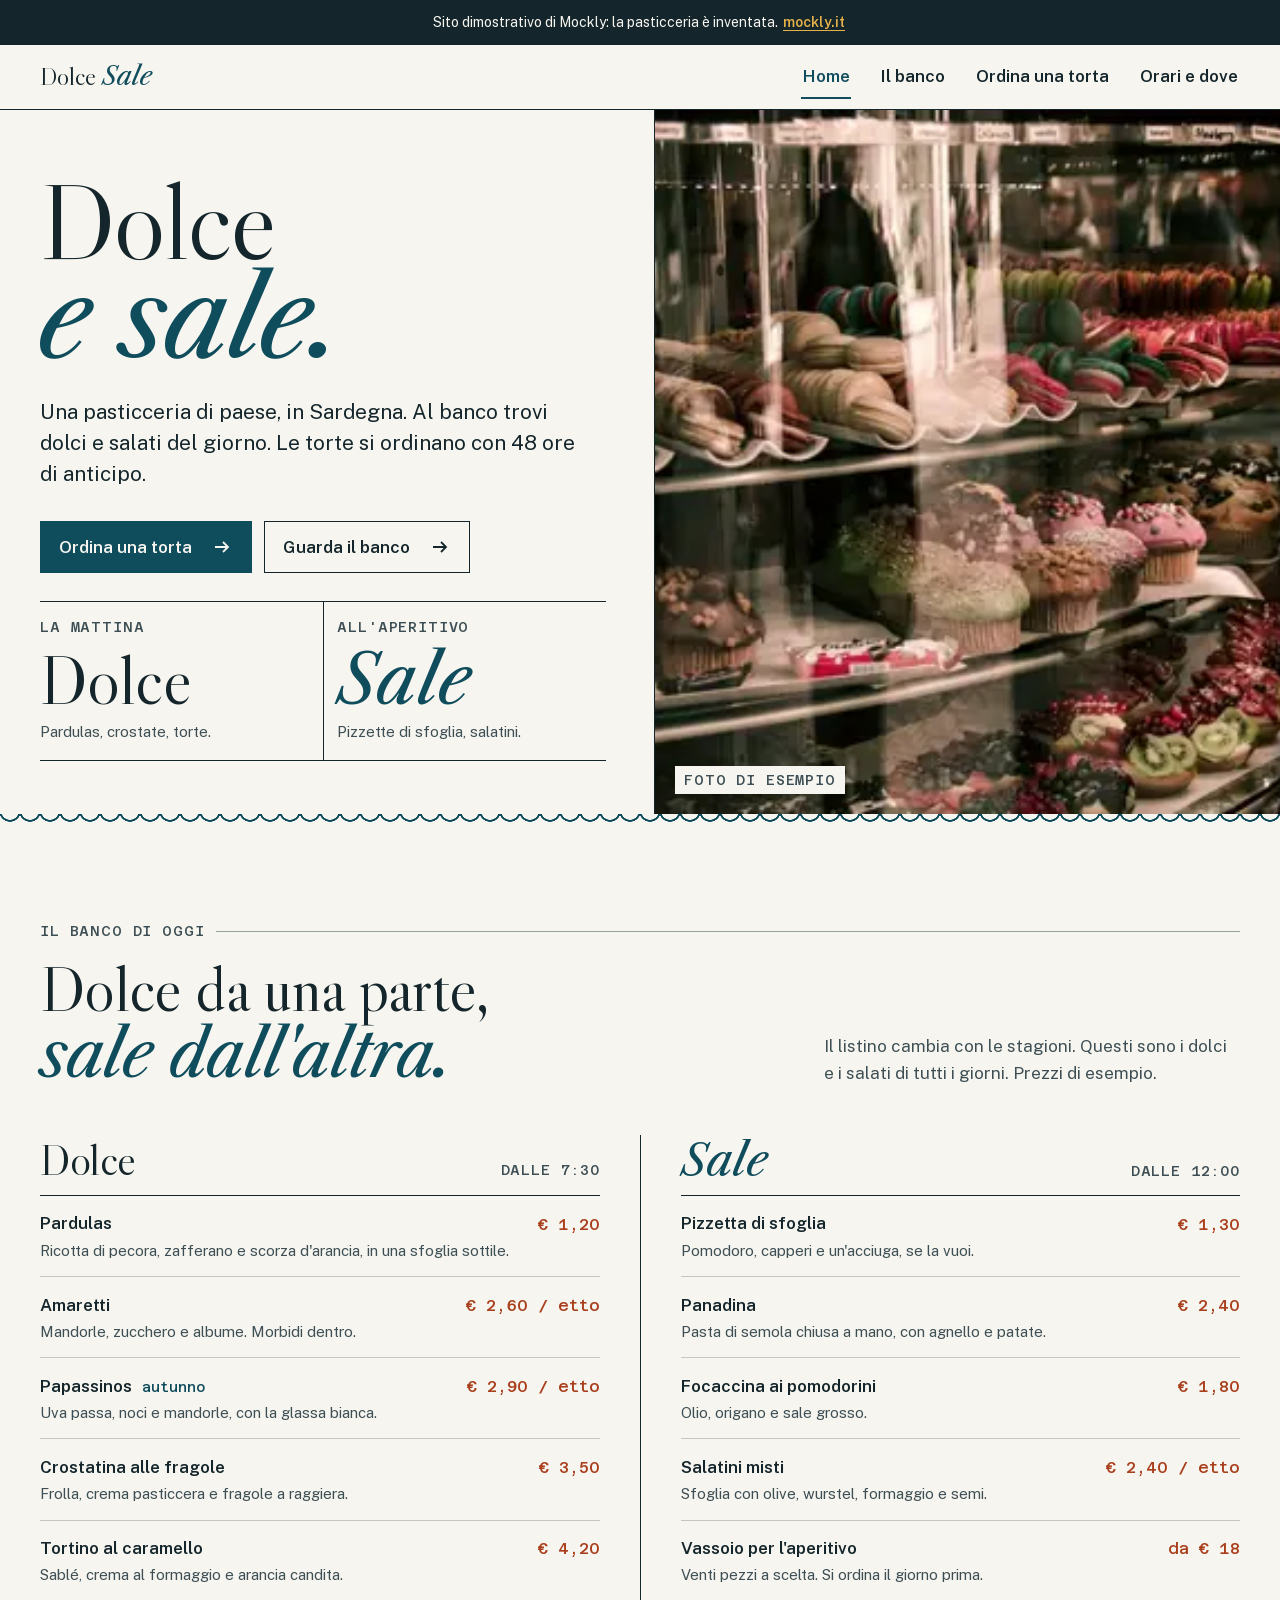
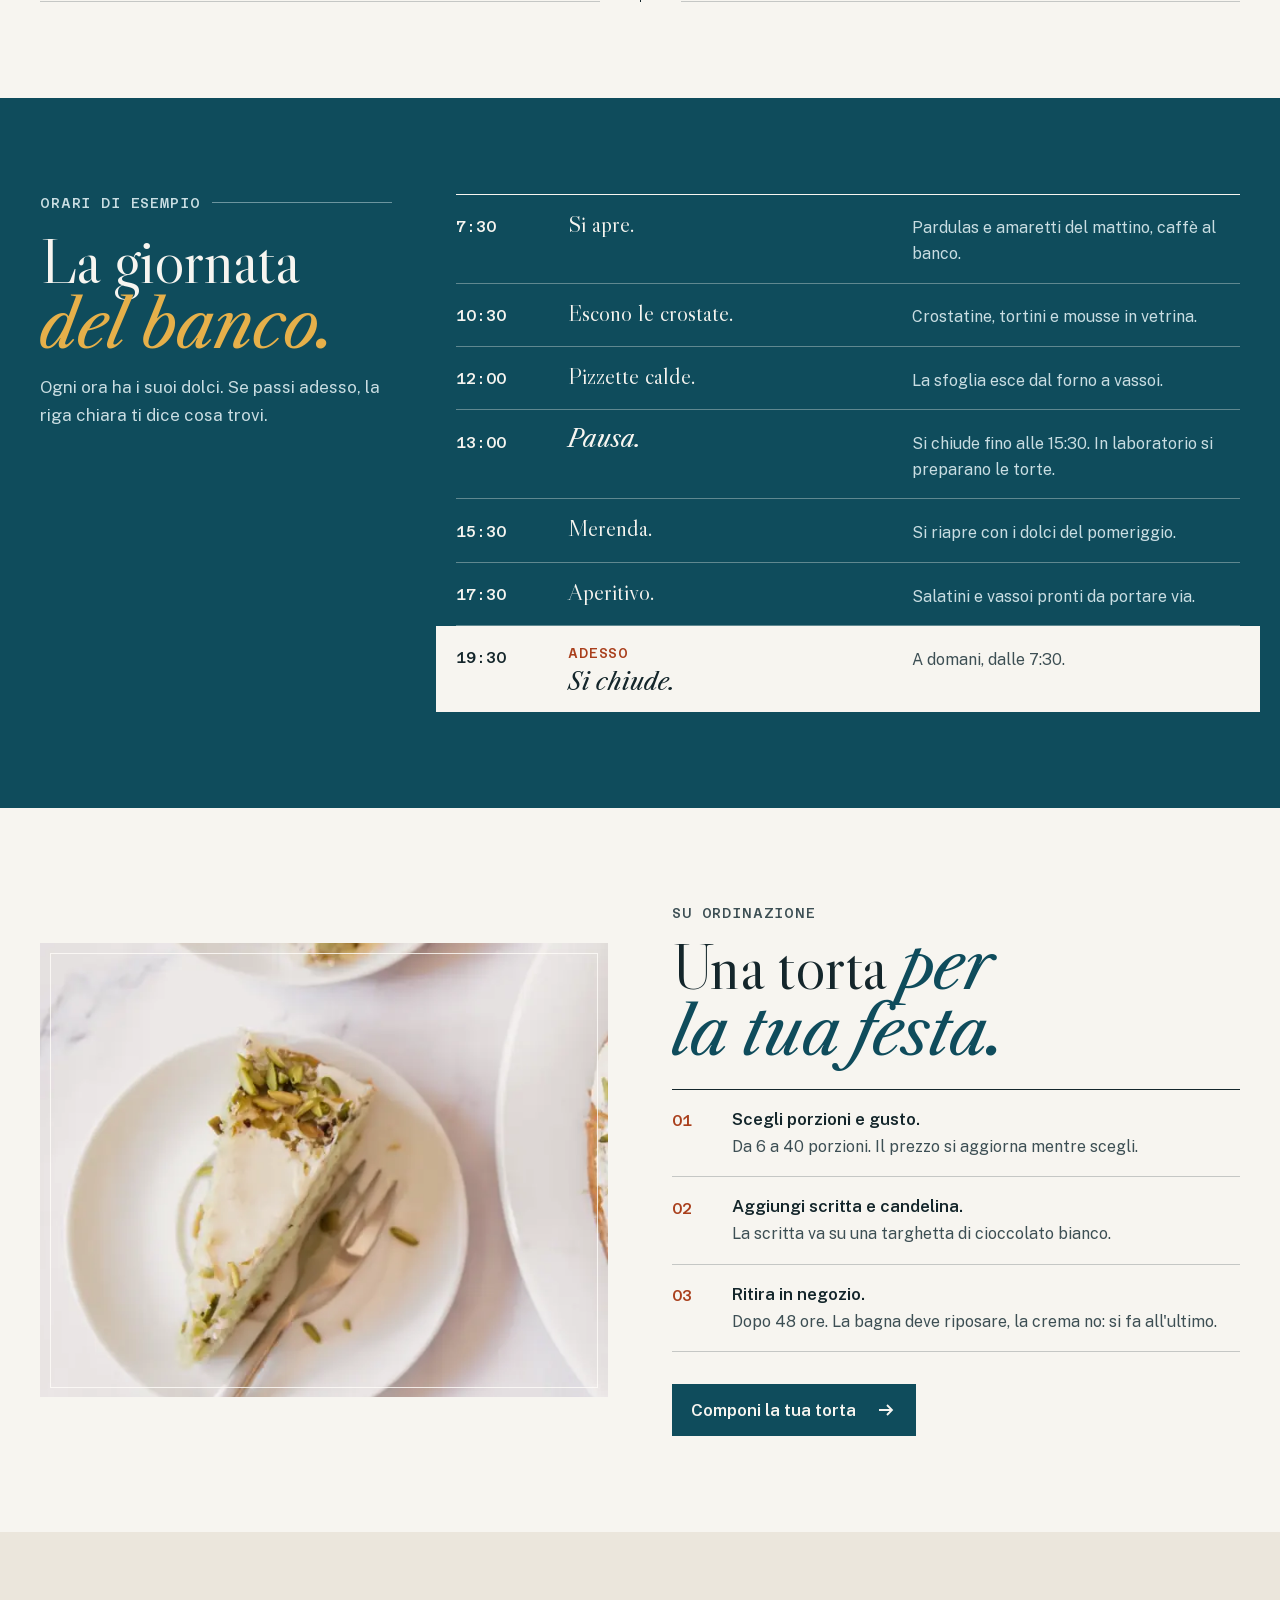
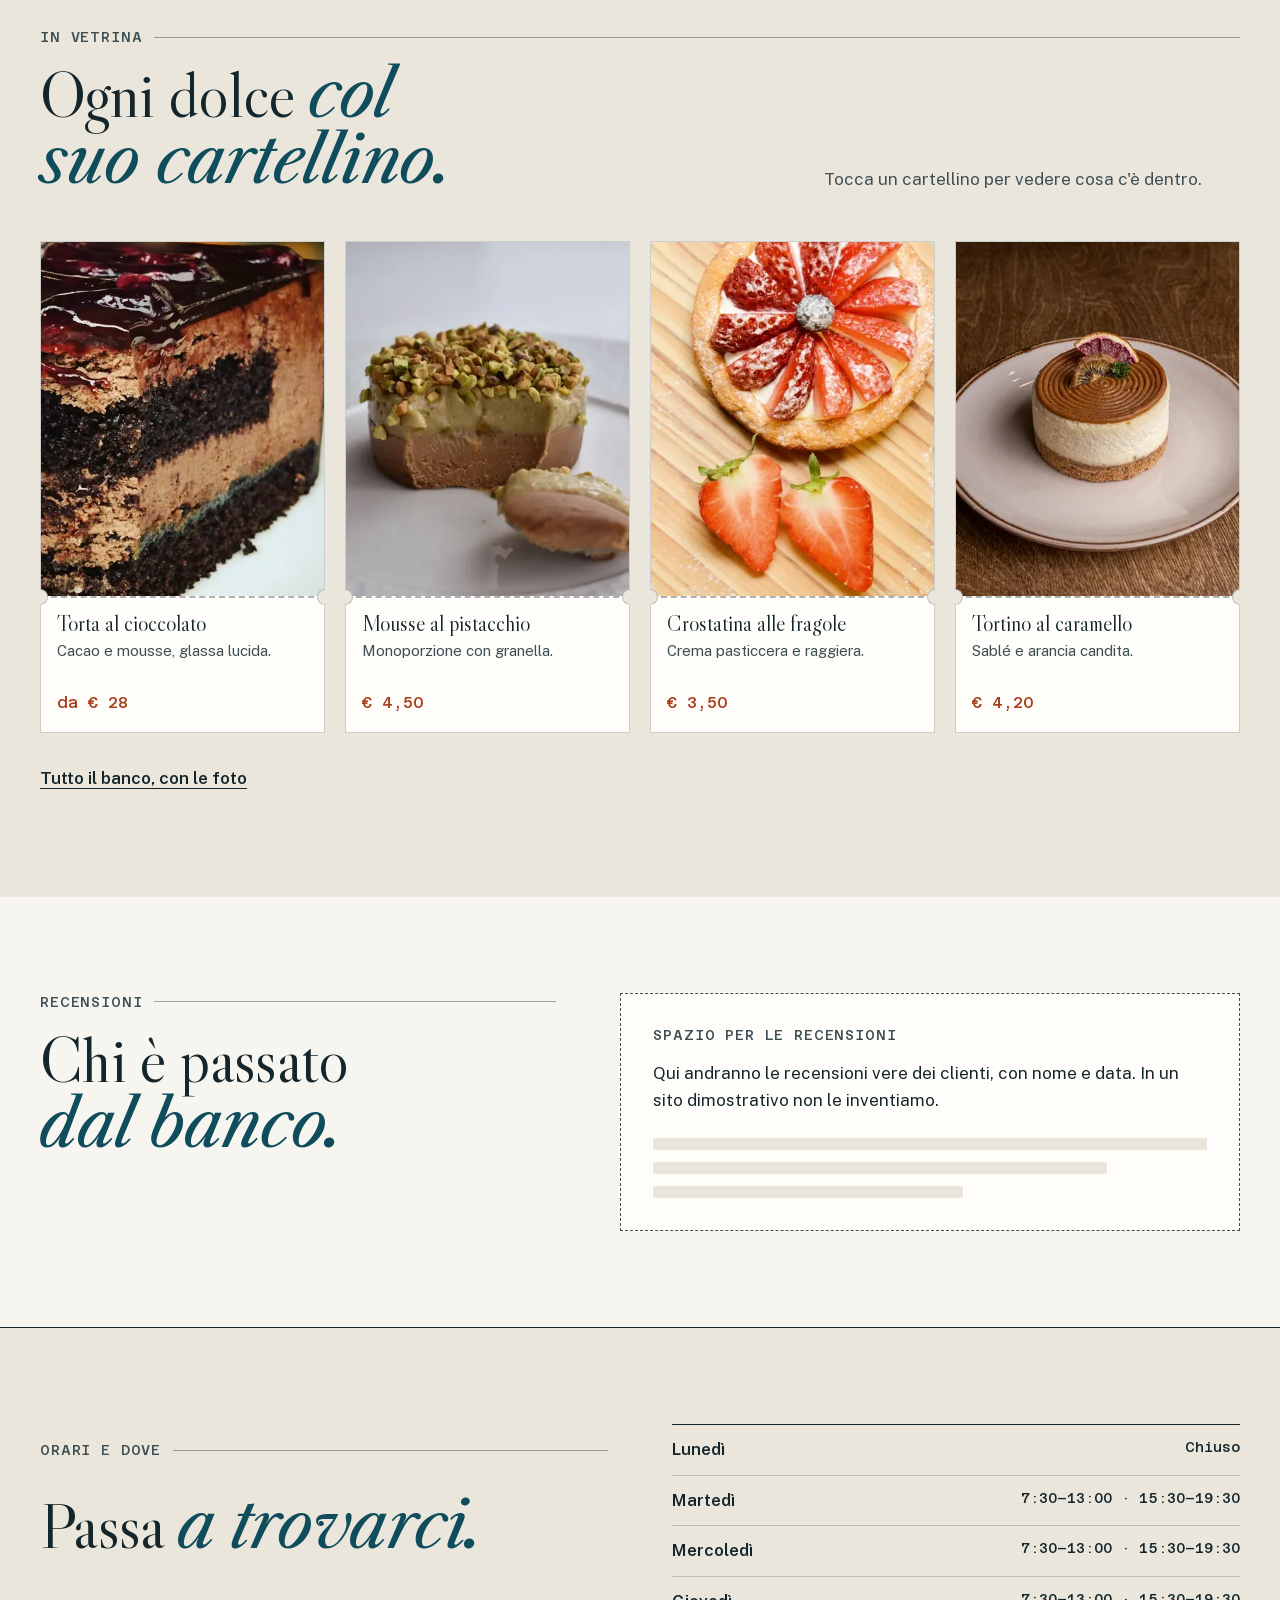
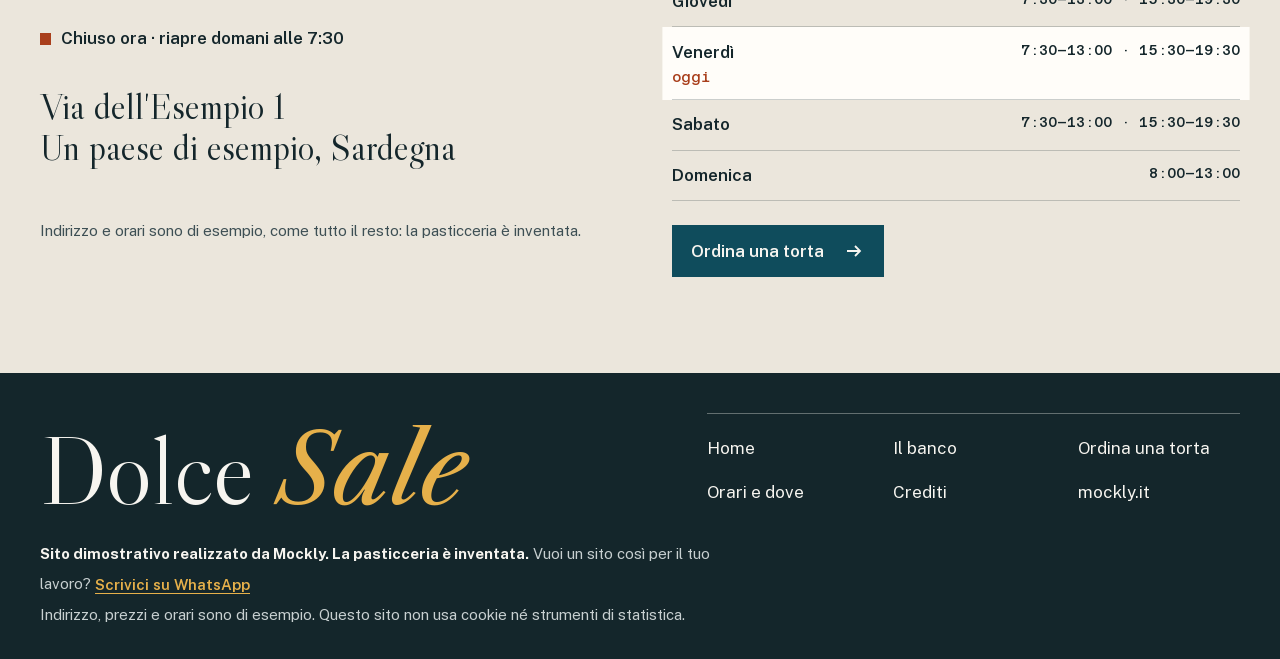
<file: index.html>
<!doctype html>
<html lang="it" class="no-js">
<head>
  <meta charset="utf-8">
  <meta name="viewport" content="width=device-width, initial-scale=1">
  <title>Dolce Sale — Pasticceria: dolce la mattina, sale all'aperitivo (demo)</title>
  <meta name="description" content="Sito dimostrativo di Mockly per una pasticceria sarda: pardulas e torte la mattina, pizzette di sfoglia all'aperitivo, torte su ordinazione con 48 ore di anticipo. L'attività è inventata.">
  <meta name="theme-color" content="#f7f5f0">
  <meta name="color-scheme" content="light">
  <meta property="og:type" content="website">
  <meta property="og:locale" content="it_IT">
  <meta property="og:url" content="https://mockly-website.github.io/dolce-sale/">
  <meta property="og:site_name" content="Dolce Sale">
  <meta property="og:title" content="Dolce Sale — Pasticceria: dolce la mattina, sale all'aperitivo (demo)">
  <meta property="og:description" content="Sito dimostrativo di Mockly per una pasticceria sarda. L'attività è inventata.">
  <meta property="og:image" content="https://mockly-website.github.io/dolce-sale/assets/img/anteprima-social.jpg">
  <meta property="og:image:width" content="1200">
  <meta property="og:image:height" content="630">
  <meta property="og:image:alt" content="La scritta Dolce e sale su fondo chiaro, accanto alla foto di una vetrina di pasticceria.">
  <meta name="twitter:card" content="summary_large_image">
  <meta name="twitter:image" content="https://mockly-website.github.io/dolce-sale/assets/img/anteprima-social.jpg">
  <link rel="icon" href="assets/icons/favicon.svg" type="image/svg+xml">
  <link rel="apple-touch-icon" href="assets/icons/apple-touch-icon.png">
  <link rel="manifest" href="site.webmanifest">
  <script>document.documentElement.className = "js";</script>
  <link rel="preload" href="assets/fonts/libre-caslon-display.woff2" as="font" type="font/woff2" crossorigin>
  <link rel="preload" href="assets/fonts/public-sans.woff2" as="font" type="font/woff2" crossorigin>
  <link rel="stylesheet" href="assets/css/style.css">
</head>
<body>
<div class="demo-bar" role="note"><p>Sito dimostrativo di Mockly: la pasticceria è inventata. <a href="https://mockly.it">mockly.it</a></p></div>
<a class="skip-link" href="#main">Vai al contenuto</a>
<header class="site-header">
  <div class="wrap site-header__in">
    <a class="brand" href="index.html" aria-label="Dolce Sale, pagina iniziale">Dolce <em>Sale</em></a>
    <nav class="site-nav" aria-label="Principale"><a href="index.html" aria-current="page">Home</a><a href="vetrina.html">Il banco</a><a href="ordina.html">Ordina una torta</a><a href="index.html#orari">Orari e dove</a></nav>
    <button class="menu-btn" type="button" aria-expanded="false" aria-controls="menu">Menu <span class="menu-btn__lines" aria-hidden="true"></span></button>
  </div>
  <nav class="menu" id="menu" aria-label="Menu" hidden>
    <ul><li><a href="index.html" aria-current="page">Home <span>01</span></a></li><li><a href="vetrina.html">Il banco <span>02</span></a></li><li><a href="ordina.html">Ordina una torta <span>03</span></a></li><li><a href="index.html#orari">Orari e dove <span>04</span></a></li></ul>
  </nav>
</header>

<main id="main">

  <!-- Apertura: dolce | sale -->
  <section class="hero" aria-labelledby="titolo">
    <div class="wrap hero__grid">
      <div class="hero__text">
        <h1 class="hero__title" id="titolo">Dolce <em>e sale.</em></h1>
        <div class="hero__split">
          <a href="#banco" data-side="dolce"><span class="label">La mattina</span><span class="word">Dolce</span><small>Pardulas, crostate, torte.</small></a>
          <a href="#banco" data-side="sale"><span class="label">All'aperitivo</span><span class="word">Sale</span><small>Pizzette di sfoglia, salatini.</small></a>
        </div>
        <p class="lead">Una pasticceria di paese, in Sardegna. Al banco trovi dolci e salati del giorno. Le torte si ordinano con 48 ore di anticipo.</p>
        <div class="actions">
          <a class="btn" href="ordina.html">Ordina una torta <svg viewBox="0 0 20 20" aria-hidden="true"><path d="M3 10h13M11 5l5 5-5 5" fill="none" stroke="currentColor" stroke-width="1.8"/></svg></a>
          <a class="btn btn--line" href="vetrina.html">Guarda il banco <svg viewBox="0 0 20 20" aria-hidden="true"><path d="M3 10h13M11 5l5 5-5 5" fill="none" stroke="currentColor" stroke-width="1.8"/></svg></a>
        </div>
      </div>
      <figure class="hero__photo">
        <img src="assets/img/vetrina-1100.webp" srcset="assets/img/vetrina-640.webp 640w, assets/img/vetrina-1100.webp 1100w" sizes="(min-width: 64em) 50vw, 100vw" width="1100" height="542" alt="Una vetrina di pasticceria con macaron e pasticcini sui ripiani." fetchpriority="high">
        <figcaption class="label">Foto di esempio</figcaption>
      </figure>
    </div>
  </section>

  <div class="wave" aria-hidden="true"></div>

  <!-- Il banco: listino in due colonne -->
  <section class="section" id="banco" aria-labelledby="banco-titolo">
    <div class="wrap">
      <div class="head head--row">
        <p class="label">Il banco di oggi</p>
        <h2 id="banco-titolo" class="rv">Dolce da una parte, <em>sale dall'altra.</em></h2>
        <p class="muted rv">Il listino cambia con le stagioni. Questi sono i dolci e i salati di tutti i giorni. Prezzi di esempio.</p>
      </div>

      <div class="switch-tabs" role="tablist" aria-label="Scegli il lato del banco" hidden>
        <button type="button" role="tab" id="tab-dolce" aria-controls="col-dolce" aria-selected="true">Dolce</button>
        <button type="button" role="tab" id="tab-sale" aria-controls="col-sale" aria-selected="false" tabindex="-1">Sale</button>
      </div>

      <div class="menu-cols">
        <div class="menu-col menu-col--dolce" id="col-dolce" role="tabpanel" aria-labelledby="tab-dolce">
          <div class="menu-col__head"><h3>Dolce</h3><span class="label">Dalle 7:30</span></div>
          <ul class="items">
            <li><b>Pardulas</b><span class="price">€ 1,20</span><small>Ricotta di pecora, zafferano e scorza d'arancia, in una sfoglia sottile.</small></li>
            <li><b>Amaretti</b><span class="price">€ 2,60 / etto</span><small>Mandorle, zucchero e albume. Morbidi dentro.</small></li>
            <li><b>Papassinos <span class="season">autunno</span></b><span class="price">€ 2,90 / etto</span><small>Uva passa, noci e mandorle, con la glassa bianca.</small></li>
            <li><b>Crostatina alle fragole</b><span class="price">€ 3,50</span><small>Frolla, crema pasticcera e fragole a raggiera.</small></li>
            <li><b>Tortino al caramello</b><span class="price">€ 4,20</span><small>Sablé, crema al formaggio e arancia candita.</small></li>
          </ul>
        </div>
        <div class="menu-col menu-col--sale" id="col-sale" role="tabpanel" aria-labelledby="tab-sale">
          <div class="menu-col__head"><h3>Sale</h3><span class="label">Dalle 12:00</span></div>
          <ul class="items">
            <li><b>Pizzetta di sfoglia</b><span class="price">€ 1,30</span><small>Pomodoro, capperi e un'acciuga, se la vuoi.</small></li>
            <li><b>Panadina</b><span class="price">€ 2,40</span><small>Pasta di semola chiusa a mano, con agnello e patate.</small></li>
            <li><b>Focaccina ai pomodorini</b><span class="price">€ 1,80</span><small>Olio, origano e sale grosso.</small></li>
            <li><b>Salatini misti</b><span class="price">€ 2,40 / etto</span><small>Sfoglia con olive, wurstel, formaggio e semi.</small></li>
            <li><b>Vassoio per l'aperitivo</b><span class="price">da € 18</span><small>Venti pezzi a scelta. Si ordina il giorno prima.</small></li>
          </ul>
        </div>
      </div>
    </div>
  </section>

  <!-- La giornata del banco -->
  <section class="section on-mare" aria-labelledby="giorno-titolo">
    <div class="wrap day-grid">
      <div class="head">
        <p class="label">Orari di esempio</p>
        <h2 id="giorno-titolo" class="rv">La giornata <em>del banco.</em></h2>
        <p class="muted rv">Ogni ora ha i suoi dolci. Se passi adesso, la riga chiara ti dice cosa trovi.</p>
      </div>
      <ol class="day-list" data-day>
        <li data-from="450"><time>7:30</time><div><p class="now-tag">Adesso</p><b>Si apre.</b></div><span>Pardulas e amaretti del mattino, caffè al banco.</span></li>
        <li data-from="630"><time>10:30</time><div><p class="now-tag">Adesso</p><b>Escono le crostate.</b></div><span>Crostatine, tortini e mousse in vetrina.</span></li>
        <li data-from="720"><time>12:00</time><div><p class="now-tag">Adesso</p><b>Pizzette calde.</b></div><span>La sfoglia esce dal forno a vassoi.</span></li>
        <li data-from="780" class="is-off"><time>13:00</time><div><p class="now-tag">Adesso</p><b>Pausa.</b></div><span>Si chiude fino alle 15:30. In laboratorio si preparano le torte.</span></li>
        <li data-from="930"><time>15:30</time><div><p class="now-tag">Adesso</p><b>Merenda.</b></div><span>Si riapre con i dolci del pomeriggio.</span></li>
        <li data-from="1050"><time>17:30</time><div><p class="now-tag">Adesso</p><b>Aperitivo.</b></div><span>Salatini e vassoi pronti da portare via.</span></li>
        <li data-from="1170" class="is-off"><time>19:30</time><div><p class="now-tag">Adesso</p><b>Si chiude.</b></div><span>A domani, dalle 7:30.</span></li>
      </ol>
    </div>
  </section>

  <!-- Torte su ordinazione -->
  <section class="section" aria-labelledby="torte-titolo">
    <div class="wrap order-band">
      <figure class="order-band__photo rv">
        <img src="assets/img/torta-pistacchio-640.webp" srcset="assets/img/torta-pistacchio-400.webp 400w, assets/img/torta-pistacchio-640.webp 640w" sizes="(min-width: 56em) 40vw, 100vw" width="640" height="835" alt="Torta al pistacchio con crema bianca e granella, vista dall'alto, con due fette servite." loading="lazy" decoding="async">
      </figure>
      <div>
        <p class="label">Su ordinazione</p>
        <h2 class="rv" style="margin-top:.75rem">Una torta <em>per la tua festa.</em></h2>
        <ol class="steps">
          <li><div><b>Scegli porzioni e gusto.</b><span>Da 6 a 40 porzioni. Il prezzo si aggiorna mentre scegli.</span></div></li>
          <li><div><b>Aggiungi scritta e candelina.</b><span>La scritta va su una targhetta di cioccolato bianco.</span></div></li>
          <li><div><b>Ritira in negozio.</b><span>Dopo 48 ore. La bagna deve riposare, la crema no: si fa all'ultimo.</span></div></li>
        </ol>
        <a class="btn" href="ordina.html">Componi la tua torta <svg viewBox="0 0 20 20" aria-hidden="true"><path d="M3 10h13M11 5l5 5-5 5" fill="none" stroke="currentColor" stroke-width="1.8"/></svg></a>
      </div>
    </div>
  </section>

  <!-- Dal banco: cartellini -->
  <section class="section on-sabbia" aria-labelledby="vetrina-titolo">
    <div class="wrap">
      <div class="head head--row">
        <p class="label">In vetrina</p>
        <h2 id="vetrina-titolo" class="rv">Ogni dolce <em>col suo cartellino.</em></h2>
        <p class="muted rv">Tocca un cartellino per vedere cosa c'è dentro.</p>
      </div>
      <ul class="tickets tickets--4">
        <li><a class="ticket rv" href="vetrina.html#torta-cioccolato">
          <span class="ticket__img"><img src="assets/img/cioccolato-400.webp" srcset="assets/img/cioccolato-400.webp 400w, assets/img/cioccolato-640.webp 640w" sizes="(min-width: 64em) 18rem, 7rem" width="400" height="582" alt="" loading="lazy" decoding="async"></span>
          <span class="ticket__body"><span class="ticket__name">Torta al cioccolato</span><span class="ticket__desc">Cacao e mousse, glassa lucida.</span><span class="price">da € 28</span></span>
        </a></li>
        <li><a class="ticket rv" href="vetrina.html#mousse-pistacchio">
          <span class="ticket__img"><img src="assets/img/pistacchio-400.webp" srcset="assets/img/pistacchio-400.webp 400w, assets/img/pistacchio-640.webp 640w" sizes="(min-width: 64em) 18rem, 7rem" width="400" height="534" alt="" loading="lazy" decoding="async"></span>
          <span class="ticket__body"><span class="ticket__name">Mousse al pistacchio</span><span class="ticket__desc">Monoporzione con granella.</span><span class="price">€ 4,50</span></span>
        </a></li>
        <li><a class="ticket rv" href="vetrina.html#crostata-fragole">
          <span class="ticket__img"><img src="assets/img/fragole-400.webp" srcset="assets/img/fragole-400.webp 400w, assets/img/fragole-640.webp 640w" sizes="(min-width: 64em) 18rem, 7rem" width="400" height="534" alt="" loading="lazy" decoding="async"></span>
          <span class="ticket__body"><span class="ticket__name">Crostatina alle fragole</span><span class="ticket__desc">Crema pasticcera e raggiera.</span><span class="price">€ 3,50</span></span>
        </a></li>
        <li><a class="ticket rv" href="vetrina.html#tortino-caramello">
          <span class="ticket__img"><img src="assets/img/caramello-400.webp" srcset="assets/img/caramello-400.webp 400w, assets/img/caramello-640.webp 640w" sizes="(min-width: 64em) 18rem, 7rem" width="400" height="526" alt="" loading="lazy" decoding="async"></span>
          <span class="ticket__body"><span class="ticket__name">Tortino al caramello</span><span class="ticket__desc">Sablé e arancia candita.</span><span class="price">€ 4,20</span></span>
        </a></li>
      </ul>
      <p style="margin-top:1.5rem"><a class="link" href="vetrina.html">Tutto il banco, con le foto</a></p>
    </div>
  </section>

  <!-- Spazio per le recensioni -->
  <section class="section" aria-labelledby="recensioni-titolo">
    <div class="wrap reviews-grid">
      <div class="head" style="margin-bottom:0">
        <p class="label">Recensioni</p>
        <h2 id="recensioni-titolo" class="rv">Chi è passato <em>dal banco.</em></h2>
      </div>
      <div class="reviews-slot">
        <p class="label">Spazio per le recensioni</p>
        <p>Qui andranno le recensioni vere dei clienti, con nome e data. In un sito dimostrativo non le inventiamo.</p>
        <div class="reviews-slot__rows" aria-hidden="true"><span></span><span></span><span></span></div>
      </div>
    </div>
  </section>

  <!-- Orari e dove -->
  <section class="section section--line on-sabbia" id="orari" aria-labelledby="orari-titolo">
    <div class="wrap visit">
      <div class="head" style="margin-bottom:0">
        <p class="label">Orari e dove</p>
        <h2 id="orari-titolo" class="rv">Passa <em>a trovarci.</em></h2>
        <p class="status" data-status>Orari di esempio</p>
        <p class="address">Via dell'Esempio 1<br>Un paese di esempio, Sardegna</p>
        <p class="note">Indirizzo e orari sono di esempio, come tutto il resto: la pasticceria è inventata.</p>
      </div>
      <div>
        <dl class="hours" aria-label="Orari di esempio">
          <div data-wd="1"><dt>Lunedì</dt><dd>Chiuso</dd></div>
          <div data-wd="2"><dt>Martedì</dt><dd>7:30–13:00 · 15:30–19:30</dd></div>
          <div data-wd="3"><dt>Mercoledì</dt><dd>7:30–13:00 · 15:30–19:30</dd></div>
          <div data-wd="4"><dt>Giovedì</dt><dd>7:30–13:00 · 15:30–19:30</dd></div>
          <div data-wd="5"><dt>Venerdì</dt><dd>7:30–13:00 · 15:30–19:30</dd></div>
          <div data-wd="6"><dt>Sabato</dt><dd>7:30–13:00 · 15:30–19:30</dd></div>
          <div data-wd="0"><dt>Domenica</dt><dd>8:00–13:00</dd></div>
        </dl>
        <div class="actions" style="margin-top:1.5rem">
          <a class="btn" href="ordina.html">Ordina una torta <svg viewBox="0 0 20 20" aria-hidden="true"><path d="M3 10h13M11 5l5 5-5 5" fill="none" stroke="currentColor" stroke-width="1.8"/></svg></a>
        </div>
      </div>
    </div>
  </section>
</main>

<footer class="site-footer">
  <div class="wrap">
    <p class="site-footer__brand" aria-hidden="true">Dolce <em>Sale</em></p>
    <nav class="site-footer__nav" aria-label="Piè di pagina"><a href="index.html">Home</a><a href="vetrina.html">Il banco</a><a href="ordina.html">Ordina una torta</a><a href="index.html#orari">Orari e dove</a><a href="crediti.html">Crediti</a><a href="https://mockly.it">mockly.it</a></nav>
    <div class="site-footer__small">
      <p><strong>Sito dimostrativo realizzato da Mockly. La pasticceria è inventata.</strong> Vuoi un sito così per il tuo lavoro? <a class="inline" href="https://wa.me/393517578080?text=Ciao%20Mockly!%20Ho%20visto%20il%20sito%20dimostrativo%20Dolce%20Sale%20e%20vorrei%20un%20sito%20cos%C3%AC%20per%20il%20mio%20lavoro.">Scrivici su WhatsApp</a></p>
      <p>Indirizzo, prezzi e orari sono di esempio. Questo sito non usa cookie né strumenti di statistica.</p>
    </div>
  </div>
</footer>
<script src="assets/js/main.js" defer></script>
</body>
</html>
</file>
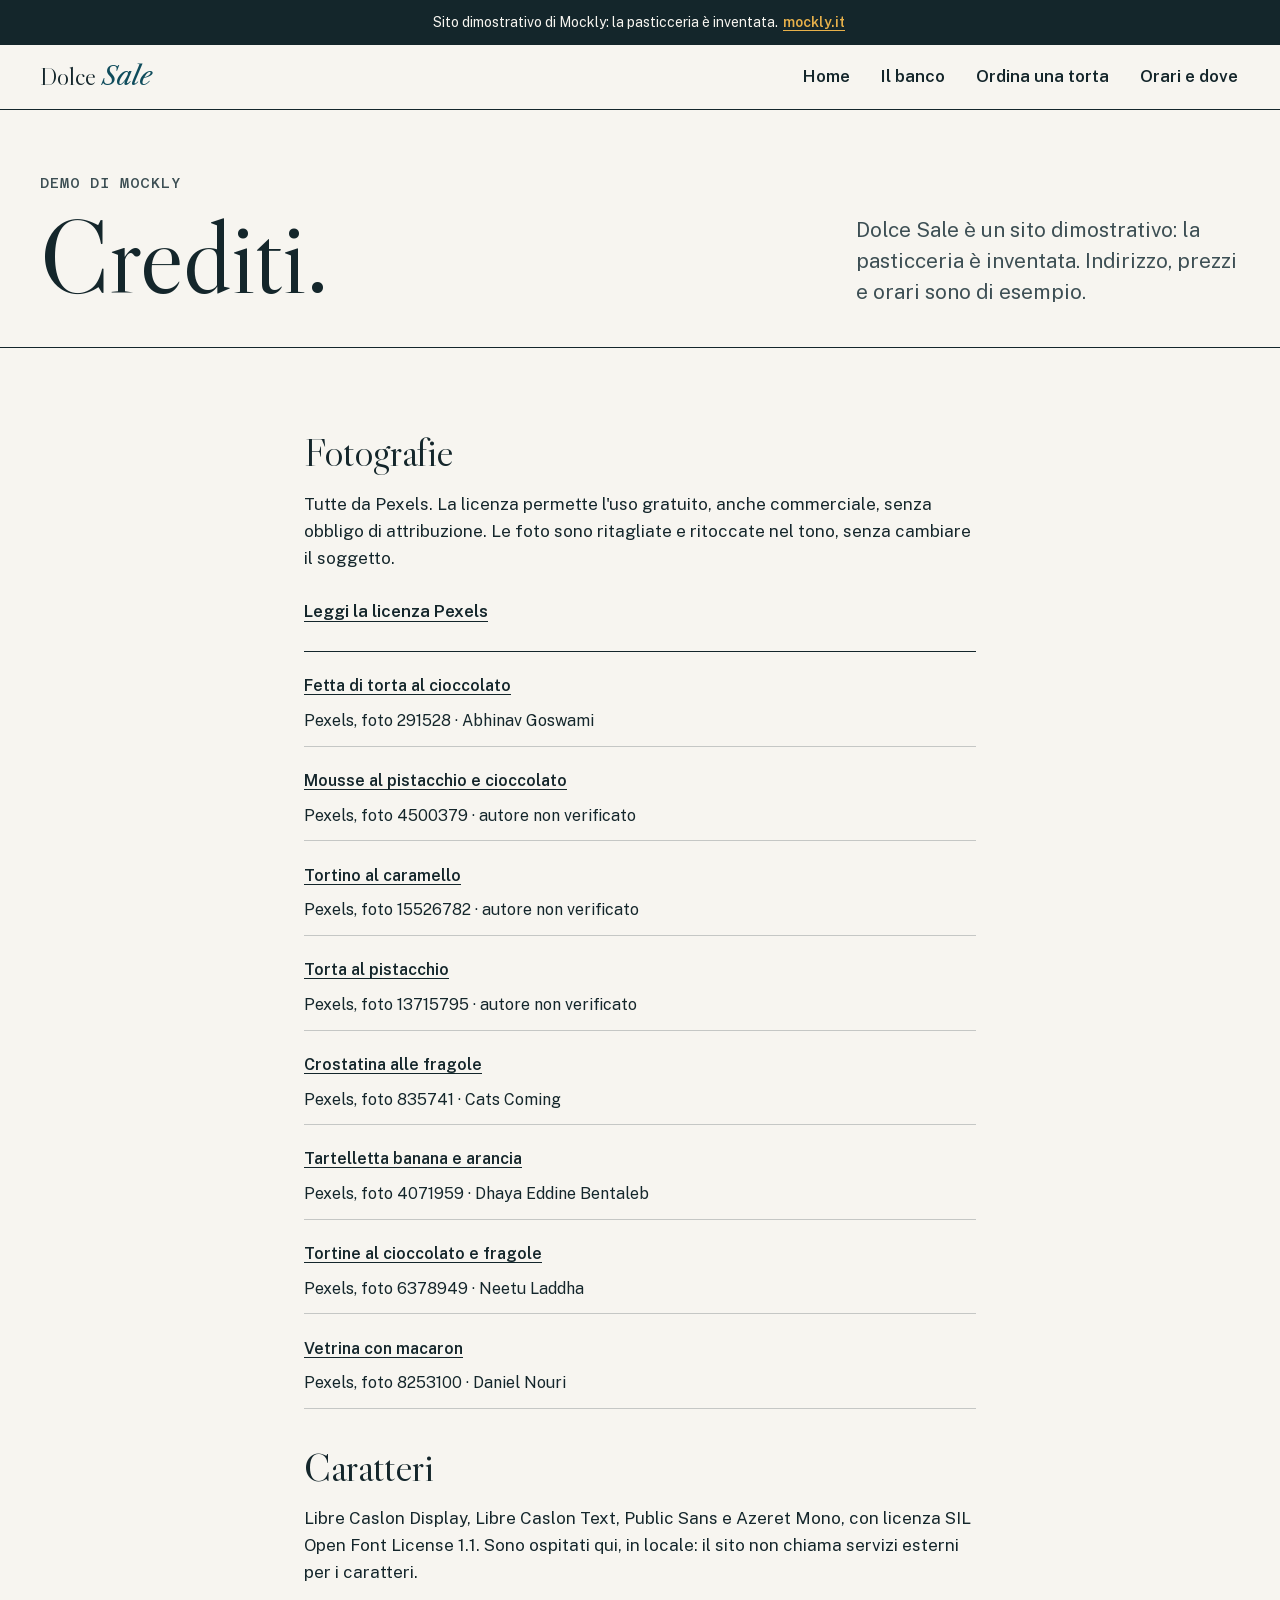
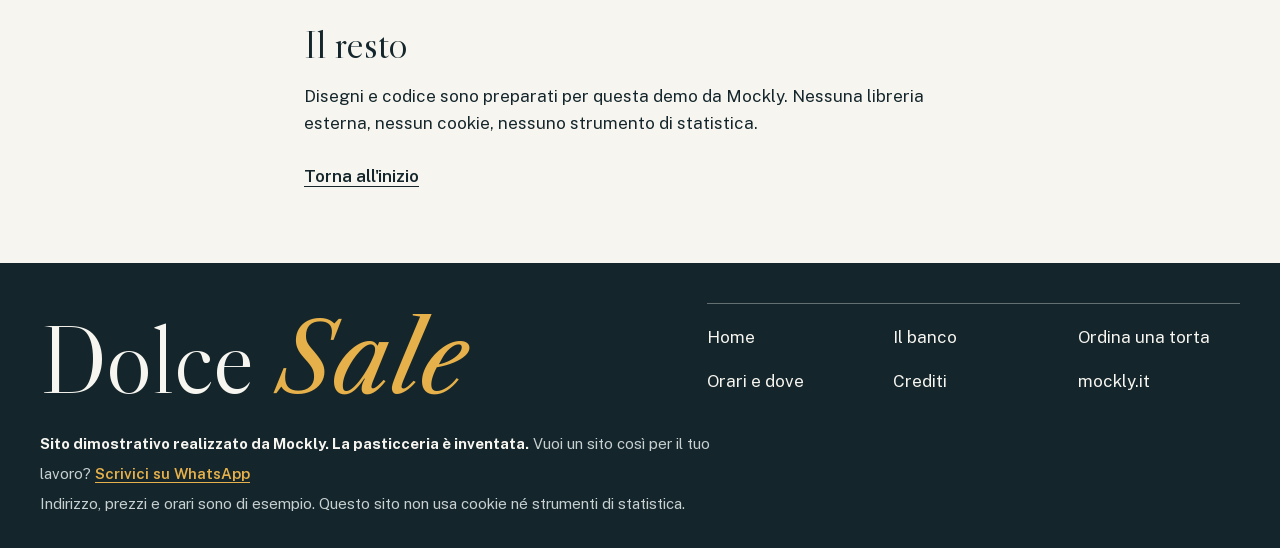
<file: crediti.html>
<!doctype html>
<html lang="it" class="no-js">
<head>
  <meta charset="utf-8">
  <meta name="viewport" content="width=device-width, initial-scale=1">
  <title>Crediti — Dolce Sale (demo)</title>
  <meta name="description" content="Crediti di Dolce Sale, sito dimostrativo di Mockly: fotografie, caratteri e licenze. La pasticceria è inventata.">
  <meta name="theme-color" content="#f7f5f0">
  <meta name="color-scheme" content="light">
  <meta property="og:type" content="website">
  <meta property="og:locale" content="it_IT">
  <meta property="og:url" content="https://mockly-website.github.io/dolce-sale/crediti.html">
  <meta property="og:site_name" content="Dolce Sale">
  <meta property="og:title" content="Crediti — Dolce Sale (demo)">
  <meta property="og:description" content="Sito dimostrativo di Mockly per una pasticceria sarda. L'attività è inventata.">
  <meta property="og:image" content="https://mockly-website.github.io/dolce-sale/assets/img/anteprima-social.jpg">
  <meta property="og:image:width" content="1200">
  <meta property="og:image:height" content="630">
  <meta property="og:image:alt" content="La scritta Dolce e sale su fondo chiaro, accanto alla foto di una vetrina di pasticceria.">
  <meta name="twitter:card" content="summary_large_image">
  <meta name="twitter:image" content="https://mockly-website.github.io/dolce-sale/assets/img/anteprima-social.jpg">
  <link rel="icon" href="assets/icons/favicon.svg" type="image/svg+xml">
  <link rel="apple-touch-icon" href="assets/icons/apple-touch-icon.png">
  <link rel="manifest" href="site.webmanifest">
  <script>document.documentElement.className = "js";</script>
  <link rel="preload" href="assets/fonts/libre-caslon-display.woff2" as="font" type="font/woff2" crossorigin>
  <link rel="preload" href="assets/fonts/public-sans.woff2" as="font" type="font/woff2" crossorigin>
  <link rel="stylesheet" href="assets/css/style.css">
</head>
<body>
<div class="demo-bar" role="note"><p>Sito dimostrativo di Mockly: la pasticceria è inventata. <a href="https://mockly.it">mockly.it</a></p></div>
<a class="skip-link" href="#main">Vai al contenuto</a>
<header class="site-header">
  <div class="wrap site-header__in">
    <a class="brand" href="index.html" aria-label="Dolce Sale, pagina iniziale">Dolce <em>Sale</em></a>
    <nav class="site-nav" aria-label="Principale"><a href="index.html">Home</a><a href="vetrina.html">Il banco</a><a href="ordina.html">Ordina una torta</a><a href="index.html#orari">Orari e dove</a></nav>
    <button class="menu-btn" type="button" aria-expanded="false" aria-controls="menu">Menu <span class="menu-btn__lines" aria-hidden="true"></span></button>
  </div>
  <nav class="menu" id="menu" aria-label="Menu" hidden>
    <ul><li><a href="index.html">Home <span>01</span></a></li><li><a href="vetrina.html">Il banco <span>02</span></a></li><li><a href="ordina.html">Ordina una torta <span>03</span></a></li><li><a href="index.html#orari">Orari e dove <span>04</span></a></li></ul>
  </nav>
</header>

<main id="main">
  <section class="page-head" aria-labelledby="titolo">
    <div class="wrap">
      <p class="label">Demo di Mockly</p>
      <h1 id="titolo">Crediti.</h1>
      <p class="lead muted">Dolce Sale è un sito dimostrativo: la pasticceria è inventata. Indirizzo, prezzi e orari sono di esempio.</p>
    </div>
  </section>
  <section class="section section--tight">
    <div class="wrap prose">
      <h2>Fotografie</h2>
      <p>Tutte da Pexels. La licenza permette l'uso gratuito, anche commerciale, senza obbligo di attribuzione. Le foto sono ritagliate e ritoccate nel tono, senza cambiare il soggetto.</p>
      <p><a class="link" href="https://www.pexels.com/license/" rel="noopener">Leggi la licenza Pexels</a></p>
      <ul class="credit-list"><li><a href="https://www.pexels.com/photo/291528/" rel="noopener">Fetta di torta al cioccolato</a><br>Pexels, foto 291528 · Abhinav Goswami</li><li><a href="https://www.pexels.com/photo/4500379/" rel="noopener">Mousse al pistacchio e cioccolato</a><br>Pexels, foto 4500379 · autore non verificato</li><li><a href="https://www.pexels.com/photo/15526782/" rel="noopener">Tortino al caramello</a><br>Pexels, foto 15526782 · autore non verificato</li><li><a href="https://www.pexels.com/photo/13715795/" rel="noopener">Torta al pistacchio</a><br>Pexels, foto 13715795 · autore non verificato</li><li><a href="https://www.pexels.com/photo/835741/" rel="noopener">Crostatina alle fragole</a><br>Pexels, foto 835741 · Cats Coming</li><li><a href="https://www.pexels.com/photo/4071959/" rel="noopener">Tartelletta banana e arancia</a><br>Pexels, foto 4071959 · Dhaya Eddine Bentaleb</li><li><a href="https://www.pexels.com/photo/6378949/" rel="noopener">Tortine al cioccolato e fragole</a><br>Pexels, foto 6378949 · Neetu Laddha</li><li><a href="https://www.pexels.com/photo/8253100/" rel="noopener">Vetrina con macaron</a><br>Pexels, foto 8253100 · Daniel Nouri</li></ul>
      <h2>Caratteri</h2>
      <p>Libre Caslon Display, Libre Caslon Text, Public Sans e Azeret Mono, con licenza SIL Open Font License 1.1. Sono ospitati qui, in locale: il sito non chiama servizi esterni per i caratteri.</p>
      <h2>Il resto</h2>
      <p>Disegni e codice sono preparati per questa demo da Mockly. Nessuna libreria esterna, nessun cookie, nessuno strumento di statistica.</p>
      <p><a class="link" href="index.html">Torna all'inizio</a></p>
    </div>
  </section>
</main>

<footer class="site-footer">
  <div class="wrap">
    <p class="site-footer__brand" aria-hidden="true">Dolce <em>Sale</em></p>
    <nav class="site-footer__nav" aria-label="Piè di pagina"><a href="index.html">Home</a><a href="vetrina.html">Il banco</a><a href="ordina.html">Ordina una torta</a><a href="index.html#orari">Orari e dove</a><a href="crediti.html">Crediti</a><a href="https://mockly.it">mockly.it</a></nav>
    <div class="site-footer__small">
      <p><strong>Sito dimostrativo realizzato da Mockly. La pasticceria è inventata.</strong> Vuoi un sito così per il tuo lavoro? <a class="inline" href="https://wa.me/393517578080?text=Ciao%20Mockly!%20Ho%20visto%20il%20sito%20dimostrativo%20Dolce%20Sale%20e%20vorrei%20un%20sito%20cos%C3%AC%20per%20il%20mio%20lavoro.">Scrivici su WhatsApp</a></p>
      <p>Indirizzo, prezzi e orari sono di esempio. Questo sito non usa cookie né strumenti di statistica.</p>
    </div>
  </div>
</footer>
<script src="assets/js/main.js" defer></script>
</body>
</html>
</file>
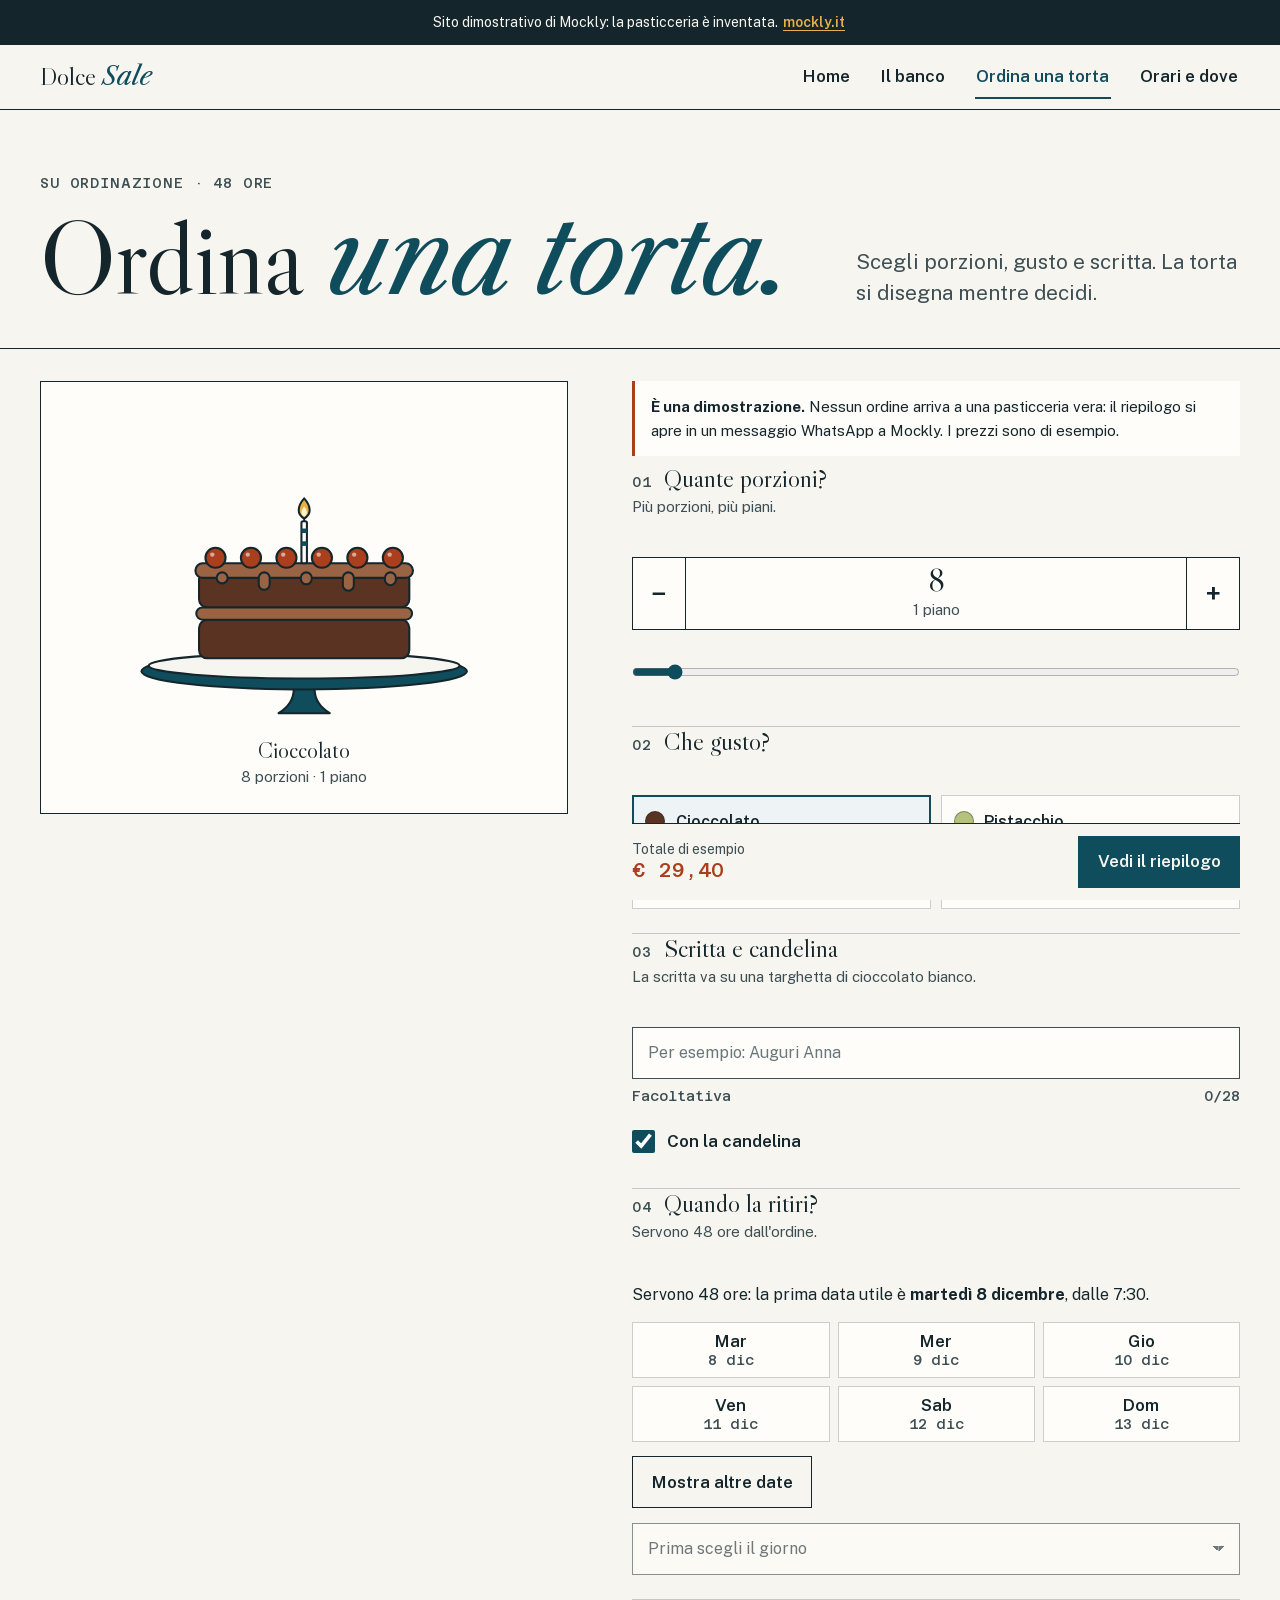
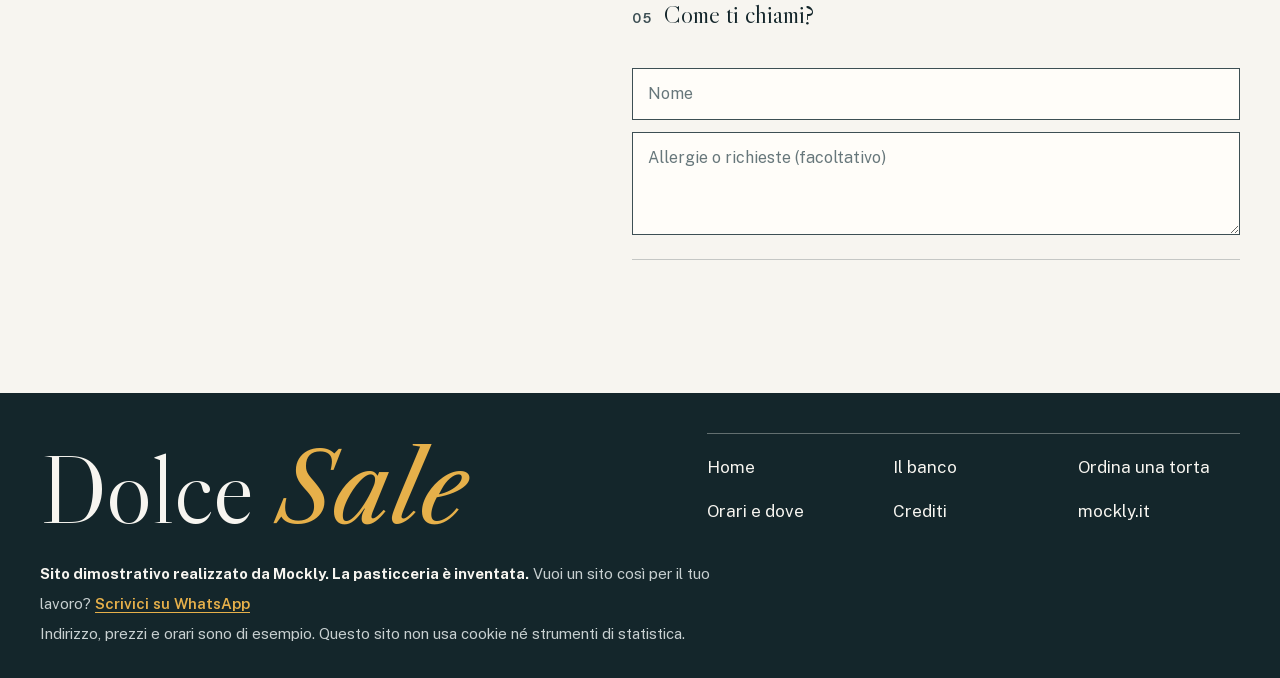
<file: ordina.html>
<!doctype html>
<html lang="it" class="no-js">
<head>
  <meta charset="utf-8">
  <meta name="viewport" content="width=device-width, initial-scale=1">
  <title>Ordina una torta — Dolce Sale (demo)</title>
  <meta name="description" content="Componi una torta su ordinazione: porzioni, gusto, scritta e candelina, con anteprima e prezzo di esempio. Ritiro dopo 48 ore. Demo di Mockly, la pasticceria è inventata.">
  <meta name="theme-color" content="#f7f5f0">
  <meta name="color-scheme" content="light">
  <meta property="og:type" content="website">
  <meta property="og:locale" content="it_IT">
  <meta property="og:url" content="https://mockly-website.github.io/dolce-sale/ordina.html">
  <meta property="og:site_name" content="Dolce Sale">
  <meta property="og:title" content="Ordina una torta — Dolce Sale (demo)">
  <meta property="og:description" content="Sito dimostrativo di Mockly per una pasticceria sarda. L'attività è inventata.">
  <meta property="og:image" content="https://mockly-website.github.io/dolce-sale/assets/img/anteprima-social.jpg">
  <meta property="og:image:width" content="1200">
  <meta property="og:image:height" content="630">
  <meta property="og:image:alt" content="La scritta Dolce e sale su fondo chiaro, accanto alla foto di una vetrina di pasticceria.">
  <meta name="twitter:card" content="summary_large_image">
  <meta name="twitter:image" content="https://mockly-website.github.io/dolce-sale/assets/img/anteprima-social.jpg">
  <link rel="icon" href="assets/icons/favicon.svg" type="image/svg+xml">
  <link rel="apple-touch-icon" href="assets/icons/apple-touch-icon.png">
  <link rel="manifest" href="site.webmanifest">
  <script>document.documentElement.className = "js";</script>
  <link rel="preload" href="assets/fonts/libre-caslon-display.woff2" as="font" type="font/woff2" crossorigin>
  <link rel="preload" href="assets/fonts/public-sans.woff2" as="font" type="font/woff2" crossorigin>
  <link rel="stylesheet" href="assets/css/style.css">
</head>
<body>
<div class="demo-bar" role="note"><p>Sito dimostrativo di Mockly: la pasticceria è inventata. <a href="https://mockly.it">mockly.it</a></p></div>
<a class="skip-link" href="#main">Vai al contenuto</a>
<header class="site-header">
  <div class="wrap site-header__in">
    <a class="brand" href="index.html" aria-label="Dolce Sale, pagina iniziale">Dolce <em>Sale</em></a>
    <nav class="site-nav" aria-label="Principale"><a href="index.html">Home</a><a href="vetrina.html">Il banco</a><a href="ordina.html" aria-current="page">Ordina una torta</a><a href="index.html#orari">Orari e dove</a></nav>
    <button class="menu-btn" type="button" aria-expanded="false" aria-controls="menu">Menu <span class="menu-btn__lines" aria-hidden="true"></span></button>
  </div>
  <nav class="menu" id="menu" aria-label="Menu" hidden>
    <ul><li><a href="index.html">Home <span>01</span></a></li><li><a href="vetrina.html">Il banco <span>02</span></a></li><li><a href="ordina.html" aria-current="page">Ordina una torta <span>03</span></a></li><li><a href="index.html#orari">Orari e dove <span>04</span></a></li></ul>
  </nav>
</header>

<main id="main">
  <section class="page-head" aria-labelledby="titolo">
    <div class="wrap">
      <p class="label">Su ordinazione · 48 ore</p>
      <h1 id="titolo">Ordina <em>una torta.</em></h1>
      <p class="lead muted">Scegli porzioni, gusto e scritta. La torta si disegna mentre decidi.</p>
    </div>
  </section>

  <div class="wrap studio">
    <aside class="preview js-only" aria-label="Anteprima della torta" aria-live="polite">
      <svg class="cake" data-flavor="cioccolato" viewBox="0 90 400 350" role="img" aria-label="Disegno della tua torta"></svg>
      <p class="preview__meta"><strong data-pv-flavor>Cioccolato</strong><span data-pv-size>8 porzioni · 1 piano</span></p>
    </aside>

    <div class="studio__form">
      <p class="demo-note"><strong>È una dimostrazione.</strong> Nessun ordine arriva a una pasticceria vera: il riepilogo si apre in un messaggio WhatsApp a Mockly. I prezzi sono di esempio.</p>
      <p class="nojs-note">Per comporre la torta serve JavaScript. <a href="https://wa.me/393517578080?text=Ciao%20Mockly!%20Ho%20visto%20il%20sito%20dimostrativo%20Dolce%20Sale%20e%20vorrei%20un%20sito%20cos%C3%AC%20per%20il%20mio%20lavoro.">Scrivici su WhatsApp</a> e ti mostriamo come funziona.</p>

      <form id="ordina" class="js-only" novalidate>
        <fieldset class="field">
          <legend><span class="label">01</span>Quante porzioni?<small>Più porzioni, più piani.</small></legend>
          <div class="stepper">
            <button class="stepper__btn" type="button" data-step="-1" aria-label="Una porzione in meno">−</button>
            <div class="stepper__val"><output id="porzioni-out" for="porzioni" data-porzioni-out>8</output><small data-piani-out>1 piano</small></div>
            <button class="stepper__btn" type="button" data-step="1" aria-label="Una porzione in più">+</button>
          </div>
          <input class="range" type="range" id="porzioni" name="porzioni" min="6" max="40" step="1" value="8" aria-label="Numero di porzioni">
        </fieldset>

        <fieldset class="field">
          <legend><span class="label">02</span>Che gusto?</legend>
          <div class="flavors">
            <div class="flavor"><input type="radio" name="gusto" id="g-cioccolato" value="cioccolato" checked><label for="g-cioccolato"><i style="background:#5a3322" aria-hidden="true"></i>Cioccolato</label></div>
            <div class="flavor"><input type="radio" name="gusto" id="g-pistacchio" value="pistacchio"><label for="g-pistacchio"><i style="background:#b5c27a" aria-hidden="true"></i>Pistacchio</label></div>
            <div class="flavor"><input type="radio" name="gusto" id="g-limone" value="limone"><label for="g-limone"><i style="background:#f1d27a" aria-hidden="true"></i>Limone e panna</label></div>
            <div class="flavor"><input type="radio" name="gusto" id="g-fragole" value="fragole"><label for="g-fragole"><i style="background:#c8333a" aria-hidden="true"></i>Fragole e panna</label></div>
          </div>
        </fieldset>

        <fieldset class="field">
          <legend><span class="label">03</span>Scritta e candelina<small>La scritta va su una targhetta di cioccolato bianco.</small></legend>
          <label for="scritta" class="visually-hidden">Scritta sulla targhetta</label>
          <input class="text-input" type="text" id="scritta" name="scritta" maxlength="28" autocomplete="off" placeholder="Per esempio: Auguri Anna" aria-describedby="scritta-hint scritta-err">
          <div class="hint" id="scritta-hint"><span>Facoltativa</span><span data-count>0/28</span></div>
          <p class="error" id="scritta-err" role="alert"></p>
          <label class="check"><input type="checkbox" id="candelina" name="candelina" checked>Con la candelina</label>
        </fieldset>

        <fieldset class="field">
          <legend><span class="label">04</span>Quando la ritiri?<small>Servono 48 ore dall'ordine.</small></legend>
          <p class="pick-info" data-pick-info>Calcolo la prima data utile…</p>
          <div class="days" id="days" role="radiogroup" aria-label="Giorno di ritiro"></div>
          <button class="btn btn--line days-more" type="button" data-days-more hidden>Mostra altre date</button>
          <label for="ora" class="visually-hidden">Ora di ritiro</label>
          <select class="select" id="ora" name="ora" aria-describedby="ritiro-err" disabled><option value="">Prima scegli il giorno</option></select>
          <p class="error" id="ritiro-err" role="alert"></p>
        </fieldset>

        <fieldset class="field">
          <legend><span class="label">05</span>Come ti chiami?</legend>
          <label for="nome" class="visually-hidden">Il tuo nome</label>
          <input class="text-input" type="text" id="nome" name="nome" autocomplete="given-name" aria-describedby="nome-err" placeholder="Nome">
          <p class="error" id="nome-err" role="alert"></p>
          <label for="note" class="visually-hidden">Allergie o richieste</label>
          <textarea class="text-input" id="note" name="note" rows="3" maxlength="200" style="margin-top:.75rem" placeholder="Allergie o richieste (facoltativo)"></textarea>
        </fieldset>

        <div class="paybar">
          <p class="paybar__total"><span>Totale di esempio</span><strong data-price aria-live="polite">€ 0,00</strong></p>
          <button class="btn" type="submit" data-submit>Vedi il riepilogo</button>
        </div>

        <div class="summary" id="summary" tabindex="-1" hidden>
          <h2>Il tuo <em>riepilogo.</em></h2>
          <dl data-summary></dl>
          <div class="actions">
            <a class="btn" id="wa-send" href="https://wa.me/393517578080" target="_blank" rel="noopener">Invia su WhatsApp <svg viewBox="0 0 20 20" aria-hidden="true"><path d="M3 10h13M11 5l5 5-5 5" fill="none" stroke="currentColor" stroke-width="1.8"/></svg></a>
            <button class="btn btn--line" type="button" data-edit>Modifica la torta</button>
          </div>
          <p class="note"><strong>Dimostrazione.</strong> Il messaggio va a Mockly, lo studio che ha costruito questo sito, non a una pasticceria. Vuoi un sito così per il tuo lavoro? Scrivici lì.</p>
        </div>
      </form>
    </div>
  </div>
</main>

<footer class="site-footer">
  <div class="wrap">
    <p class="site-footer__brand" aria-hidden="true">Dolce <em>Sale</em></p>
    <nav class="site-footer__nav" aria-label="Piè di pagina"><a href="index.html">Home</a><a href="vetrina.html">Il banco</a><a href="ordina.html">Ordina una torta</a><a href="index.html#orari">Orari e dove</a><a href="crediti.html">Crediti</a><a href="https://mockly.it">mockly.it</a></nav>
    <div class="site-footer__small">
      <p><strong>Sito dimostrativo realizzato da Mockly. La pasticceria è inventata.</strong> Vuoi un sito così per il tuo lavoro? <a class="inline" href="https://wa.me/393517578080?text=Ciao%20Mockly!%20Ho%20visto%20il%20sito%20dimostrativo%20Dolce%20Sale%20e%20vorrei%20un%20sito%20cos%C3%AC%20per%20il%20mio%20lavoro.">Scrivici su WhatsApp</a></p>
      <p>Indirizzo, prezzi e orari sono di esempio. Questo sito non usa cookie né strumenti di statistica.</p>
    </div>
  </div>
</footer>
<script src="assets/js/main.js" defer></script>
<script src="assets/js/cake.js" defer></script>
<script src="assets/js/ordina.js" defer></script>
</body>
</html>
</file>
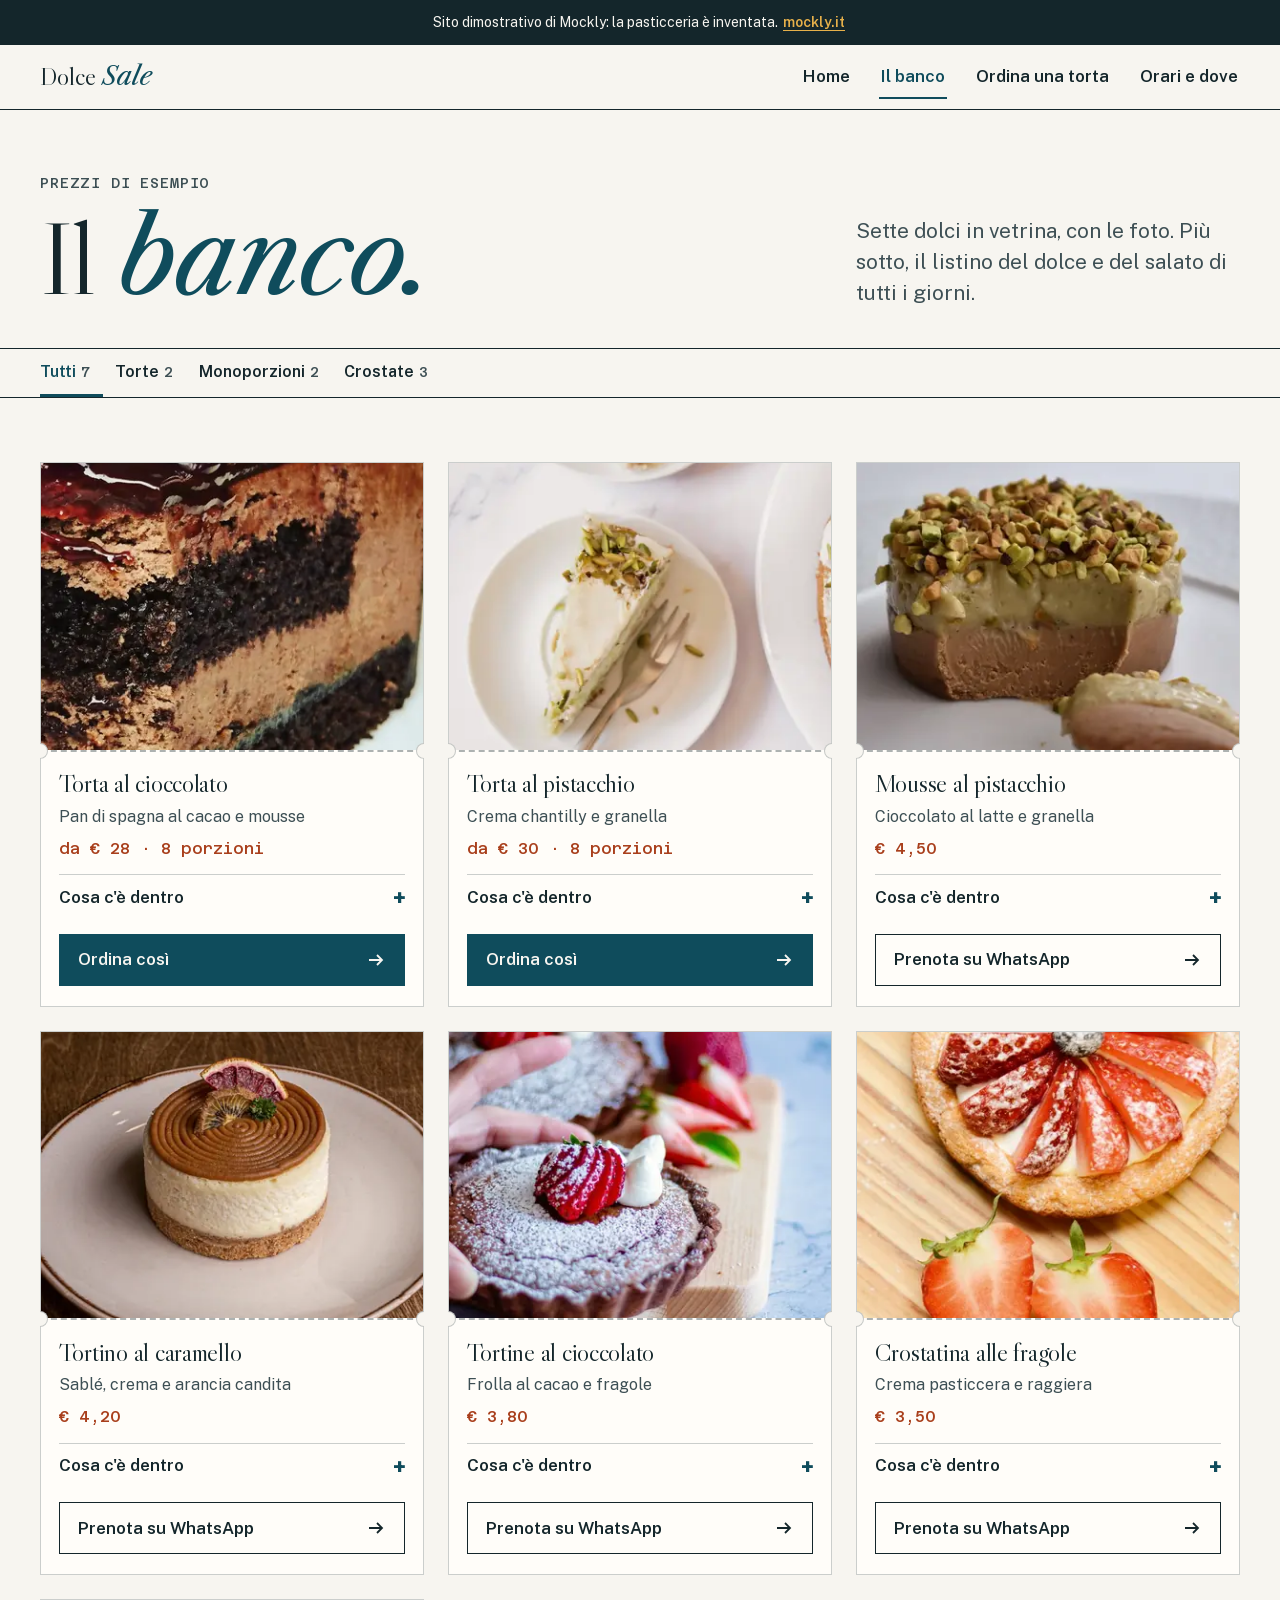
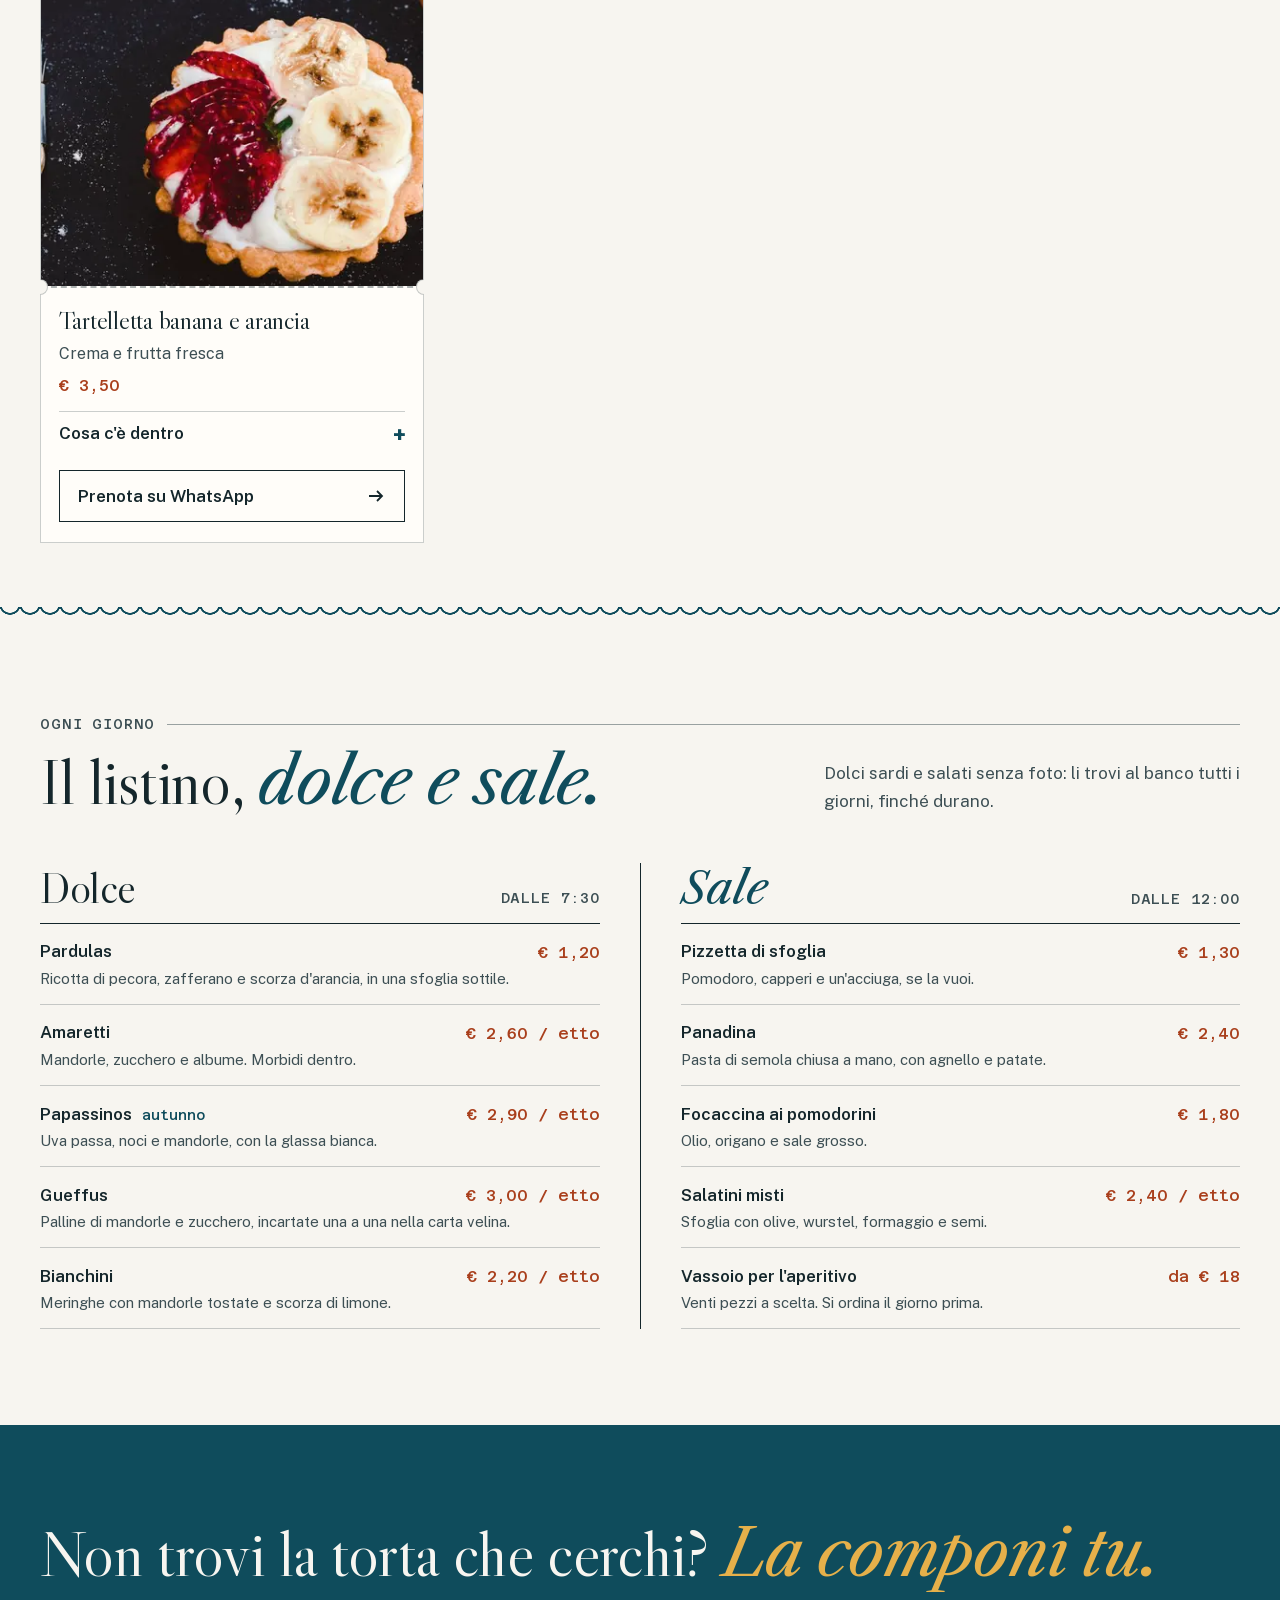
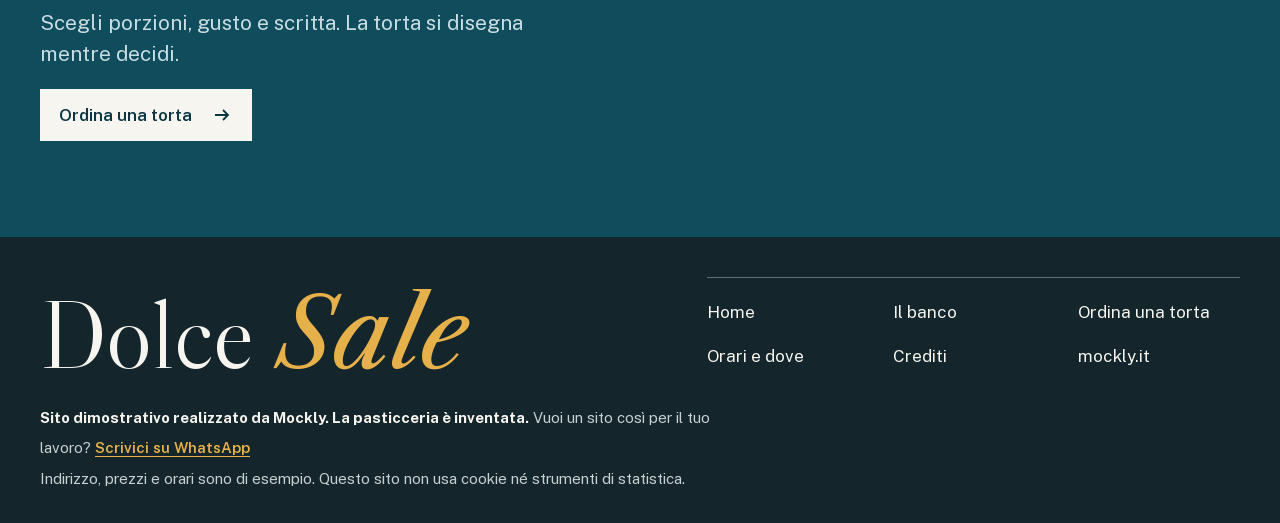
<file: vetrina.html>
<!doctype html>
<html lang="it" class="no-js">
<head>
  <meta charset="utf-8">
  <meta name="viewport" content="width=device-width, initial-scale=1">
  <title>Il banco — Dolce Sale (demo)</title>
  <meta name="description" content="Il banco di Dolce Sale, pasticceria inventata per una demo di Mockly: torte, monoporzioni, crostate, dolci sardi e salati. Prezzi di esempio.">
  <meta name="theme-color" content="#f7f5f0">
  <meta name="color-scheme" content="light">
  <meta property="og:type" content="website">
  <meta property="og:locale" content="it_IT">
  <meta property="og:url" content="https://mockly-website.github.io/dolce-sale/vetrina.html">
  <meta property="og:site_name" content="Dolce Sale">
  <meta property="og:title" content="Il banco — Dolce Sale (demo)">
  <meta property="og:description" content="Sito dimostrativo di Mockly per una pasticceria sarda. L'attività è inventata.">
  <meta property="og:image" content="https://mockly-website.github.io/dolce-sale/assets/img/anteprima-social.jpg">
  <meta property="og:image:width" content="1200">
  <meta property="og:image:height" content="630">
  <meta property="og:image:alt" content="La scritta Dolce e sale su fondo chiaro, accanto alla foto di una vetrina di pasticceria.">
  <meta name="twitter:card" content="summary_large_image">
  <meta name="twitter:image" content="https://mockly-website.github.io/dolce-sale/assets/img/anteprima-social.jpg">
  <link rel="icon" href="assets/icons/favicon.svg" type="image/svg+xml">
  <link rel="apple-touch-icon" href="assets/icons/apple-touch-icon.png">
  <link rel="manifest" href="site.webmanifest">
  <script>document.documentElement.className = "js";</script>
  <link rel="preload" href="assets/fonts/libre-caslon-display.woff2" as="font" type="font/woff2" crossorigin>
  <link rel="preload" href="assets/fonts/public-sans.woff2" as="font" type="font/woff2" crossorigin>
  <link rel="stylesheet" href="assets/css/style.css">
</head>
<body>
<div class="demo-bar" role="note"><p>Sito dimostrativo di Mockly: la pasticceria è inventata. <a href="https://mockly.it">mockly.it</a></p></div>
<a class="skip-link" href="#main">Vai al contenuto</a>
<header class="site-header">
  <div class="wrap site-header__in">
    <a class="brand" href="index.html" aria-label="Dolce Sale, pagina iniziale">Dolce <em>Sale</em></a>
    <nav class="site-nav" aria-label="Principale"><a href="index.html">Home</a><a href="vetrina.html" aria-current="page">Il banco</a><a href="ordina.html">Ordina una torta</a><a href="index.html#orari">Orari e dove</a></nav>
    <button class="menu-btn" type="button" aria-expanded="false" aria-controls="menu">Menu <span class="menu-btn__lines" aria-hidden="true"></span></button>
  </div>
  <nav class="menu" id="menu" aria-label="Menu" hidden>
    <ul><li><a href="index.html">Home <span>01</span></a></li><li><a href="vetrina.html" aria-current="page">Il banco <span>02</span></a></li><li><a href="ordina.html">Ordina una torta <span>03</span></a></li><li><a href="index.html#orari">Orari e dove <span>04</span></a></li></ul>
  </nav>
</header>

<main id="main">
  <section class="page-head" aria-labelledby="titolo">
    <div class="wrap">
      <p class="label">Prezzi di esempio</p>
      <h1 id="titolo">Il <em>banco.</em></h1>
      <p class="lead muted">Sette dolci in vetrina, con le foto. Più sotto, il listino del dolce e del salato di tutti i giorni.</p>
    </div>
  </section>

  <div class="filters"><div class="wrap filters__in" role="group" aria-label="Filtra i dolci">
    <button class="filter" type="button" data-filter="tutti" aria-pressed="true">Tutti<span>7</span></button>
    <button class="filter" type="button" data-filter="torte" aria-pressed="false">Torte<span>2</span></button>
    <button class="filter" type="button" data-filter="monoporzioni" aria-pressed="false">Monoporzioni<span>2</span></button>
    <button class="filter" type="button" data-filter="crostate" aria-pressed="false">Crostate<span>3</span></button>
  </div></div>

  <section class="section section--tight" aria-label="I dolci in vetrina">
    <div class="wrap">
      <ul class="goods">
        <li class="good" id="torta-cioccolato" data-cat="torte">
          <div class="good__img"><img src="assets/img/cioccolato-640.webp" srcset="assets/img/cioccolato-400.webp 400w, assets/img/cioccolato-640.webp 640w" sizes="(min-width: 64em) 24rem, (min-width: 40em) 46vw, 100vw" width="640" height="932" alt="Torta al cioccolato glassata, in sezione: strati di pan di spagna e mousse." loading="eager" decoding="async"></div>
          <div class="good__body">
            <div class="good__top"><h2>Torta al cioccolato</h2></div>
            <p class="good__tag">Pan di spagna al cacao e mousse</p>
            <p class="price">da € 28 · 8 porzioni <span class="visually-hidden">(prezzo di esempio)</span></p>
            <details><summary>Cosa c'è dentro</summary><p>Pan di spagna al cacao, bagna al caffè, mousse al cioccolato fondente e glassa a specchio. Va tenuta in frigo fino a mezz'ora prima di servirla.</p></details>
            <div class="good__actions"><a class="btn btn--block" href="ordina.html?gusto=cioccolato">Ordina così <svg viewBox="0 0 20 20" aria-hidden="true"><path d="M3 10h13M11 5l5 5-5 5" fill="none" stroke="currentColor" stroke-width="1.8"/></svg></a></div>
          </div>
        </li>
        <li class="good" id="torta-pistacchio" data-cat="torte">
          <div class="good__img"><img src="assets/img/torta-pistacchio-640.webp" srcset="assets/img/torta-pistacchio-400.webp 400w, assets/img/torta-pistacchio-640.webp 640w" sizes="(min-width: 64em) 24rem, (min-width: 40em) 46vw, 100vw" width="640" height="835" alt="Torta al pistacchio con crema bianca e granella, vista dall'alto, con due fette servite." loading="eager" decoding="async"></div>
          <div class="good__body">
            <div class="good__top"><h2>Torta al pistacchio</h2></div>
            <p class="good__tag">Crema chantilly e granella</p>
            <p class="price">da € 30 · 8 porzioni <span class="visually-hidden">(prezzo di esempio)</span></p>
            <details><summary>Cosa c'è dentro</summary><p>Pan di spagna al pistacchio, bagna al latte, crema chantilly e granella di pistacchio. Le fette si tagliano con il coltello caldo.</p></details>
            <div class="good__actions"><a class="btn btn--block" href="ordina.html?gusto=pistacchio">Ordina così <svg viewBox="0 0 20 20" aria-hidden="true"><path d="M3 10h13M11 5l5 5-5 5" fill="none" stroke="currentColor" stroke-width="1.8"/></svg></a></div>
          </div>
        </li>
        <li class="good" id="mousse-pistacchio" data-cat="monoporzioni">
          <div class="good__img"><img src="assets/img/pistacchio-640.webp" srcset="assets/img/pistacchio-400.webp 400w, assets/img/pistacchio-640.webp 640w" sizes="(min-width: 64em) 24rem, (min-width: 40em) 46vw, 100vw" width="640" height="854" alt="Monoporzione con mousse al cioccolato, crema di pistacchio e granella, su un piatto bianco." loading="lazy" decoding="async"></div>
          <div class="good__body">
            <div class="good__top"><h2>Mousse al pistacchio</h2></div>
            <p class="good__tag">Cioccolato al latte e granella</p>
            <p class="price">€ 4,50 <span class="visually-hidden">(prezzo di esempio)</span></p>
            <details><summary>Cosa c'è dentro</summary><p>Base croccante, mousse al cioccolato al latte, crema di pistacchio e granella. Si serve fredda.</p></details>
            <div class="good__actions"><a class="btn btn--line btn--block" data-wa="Vorrei prenotare: Mousse al pistacchio (prova)." href="https://wa.me/393517578080">Prenota su WhatsApp <svg viewBox="0 0 20 20" aria-hidden="true"><path d="M3 10h13M11 5l5 5-5 5" fill="none" stroke="currentColor" stroke-width="1.8"/></svg></a></div>
          </div>
        </li>
        <li class="good" id="tortino-caramello" data-cat="monoporzioni">
          <div class="good__img"><img src="assets/img/caramello-640.webp" srcset="assets/img/caramello-400.webp 400w, assets/img/caramello-640.webp 640w" sizes="(min-width: 64em) 24rem, (min-width: 40em) 46vw, 100vw" width="640" height="842" alt="Tortino al caramello con una fetta d'arancia candita, su un piatto, sopra un tavolo di legno." loading="lazy" decoding="async"></div>
          <div class="good__body">
            <div class="good__top"><h2>Tortino al caramello</h2></div>
            <p class="good__tag">Sablé, crema e arancia candita</p>
            <p class="price">€ 4,20 <span class="visually-hidden">(prezzo di esempio)</span></p>
            <details><summary>Cosa c'è dentro</summary><p>Biscotto sablé, crema al formaggio, caramello salato e una fetta d'arancia candita. Il caramello salato è il dolce più vicino al nostro nome.</p></details>
            <div class="good__actions"><a class="btn btn--line btn--block" data-wa="Vorrei prenotare: Tortino al caramello (prova)." href="https://wa.me/393517578080">Prenota su WhatsApp <svg viewBox="0 0 20 20" aria-hidden="true"><path d="M3 10h13M11 5l5 5-5 5" fill="none" stroke="currentColor" stroke-width="1.8"/></svg></a></div>
          </div>
        </li>
        <li class="good" id="tortine-cioccolato" data-cat="crostate">
          <div class="good__img"><img src="assets/img/tortine-640.webp" srcset="assets/img/tortine-400.webp 400w, assets/img/tortine-640.webp 640w" sizes="(min-width: 64em) 24rem, (min-width: 40em) 46vw, 100vw" width="640" height="731" alt="Una mano prende una tortina al cioccolato con una fragola e zucchero a velo, su un tagliere." loading="lazy" decoding="async"></div>
          <div class="good__body">
            <div class="good__top"><h2>Tortine al cioccolato</h2></div>
            <p class="good__tag">Frolla al cacao e fragole</p>
            <p class="price">€ 3,80 <span class="visually-hidden">(prezzo di esempio)</span></p>
            <details><summary>Cosa c'è dentro</summary><p>Frolla al cacao, ganache fondente, una fragola e zucchero a velo. La frolla si prepara la sera prima e riposa in frigo.</p></details>
            <div class="good__actions"><a class="btn btn--line btn--block" data-wa="Vorrei prenotare: Tortine al cioccolato (prova)." href="https://wa.me/393517578080">Prenota su WhatsApp <svg viewBox="0 0 20 20" aria-hidden="true"><path d="M3 10h13M11 5l5 5-5 5" fill="none" stroke="currentColor" stroke-width="1.8"/></svg></a></div>
          </div>
        </li>
        <li class="good" id="crostata-fragole" data-cat="crostate">
          <div class="good__img"><img src="assets/img/fragole-640.webp" srcset="assets/img/fragole-400.webp 400w, assets/img/fragole-640.webp 640w" sizes="(min-width: 64em) 24rem, (min-width: 40em) 46vw, 100vw" width="640" height="854" alt="Crostatina con le fragole tagliate a raggiera, due fragole intere accanto, su un tagliere di legno." loading="lazy" decoding="async"></div>
          <div class="good__body">
            <div class="good__top"><h2>Crostatina alle fragole</h2></div>
            <p class="good__tag">Crema pasticcera e raggiera</p>
            <p class="price">€ 3,50 <span class="visually-hidden">(prezzo di esempio)</span></p>
            <details><summary>Cosa c'è dentro</summary><p>Frolla, crema pasticcera cotta al momento e fragole tagliate a raggiera, una a una.</p></details>
            <div class="good__actions"><a class="btn btn--line btn--block" data-wa="Vorrei prenotare: Crostatina alle fragole (prova)." href="https://wa.me/393517578080">Prenota su WhatsApp <svg viewBox="0 0 20 20" aria-hidden="true"><path d="M3 10h13M11 5l5 5-5 5" fill="none" stroke="currentColor" stroke-width="1.8"/></svg></a></div>
          </div>
        </li>
        <li class="good" id="tartelletta-banana" data-cat="crostate">
          <div class="good__img"><img src="assets/img/banana-640.webp" srcset="assets/img/banana-400.webp 400w, assets/img/banana-640.webp 640w" sizes="(min-width: 64em) 24rem, (min-width: 40em) 46vw, 100vw" width="640" height="853" alt="Tartelletta con banana e arancia rossa su un piano scuro cosparso di farina." loading="lazy" decoding="async"></div>
          <div class="good__body">
            <div class="good__top"><h2>Tartelletta banana e arancia</h2></div>
            <p class="good__tag">Crema e frutta fresca</p>
            <p class="price">€ 3,50 <span class="visually-hidden">(prezzo di esempio)</span></p>
            <details><summary>Cosa c'è dentro</summary><p>Frolla, crema pasticcera, banana e arancia rossa a spicchi. Si compone appena prima di metterla in vetrina.</p></details>
            <div class="good__actions"><a class="btn btn--line btn--block" data-wa="Vorrei prenotare: Tartelletta banana e arancia (prova)." href="https://wa.me/393517578080">Prenota su WhatsApp <svg viewBox="0 0 20 20" aria-hidden="true"><path d="M3 10h13M11 5l5 5-5 5" fill="none" stroke="currentColor" stroke-width="1.8"/></svg></a></div>
          </div>
        </li>
      </ul>
      <p class="empty" data-empty hidden>Nessun dolce con questo filtro. Prova un altro.</p>
    </div>
  </section>

  <div class="wave" aria-hidden="true"></div>

  <section class="section" aria-labelledby="listino-titolo">
    <div class="wrap">
      <div class="head head--row">
        <p class="label">Ogni giorno</p>
        <h2 id="listino-titolo">Il listino, <em>dolce e sale.</em></h2>
        <p class="muted">Dolci sardi e salati senza foto: li trovi al banco tutti i giorni, finché durano.</p>
      </div>
      <div class="menu-cols menu-cols--open">
        <div class="menu-col menu-col--dolce">
          <div class="menu-col__head"><h3>Dolce</h3><span class="label">Dalle 7:30</span></div>
          <ul class="items">
            <li><b>Pardulas</b><span class="price">€ 1,20</span><small>Ricotta di pecora, zafferano e scorza d'arancia, in una sfoglia sottile.</small></li>
            <li><b>Amaretti</b><span class="price">€ 2,60 / etto</span><small>Mandorle, zucchero e albume. Morbidi dentro.</small></li>
            <li><b>Papassinos <span class="season">autunno</span></b><span class="price">€ 2,90 / etto</span><small>Uva passa, noci e mandorle, con la glassa bianca.</small></li>
            <li><b>Gueffus</b><span class="price">€ 3,00 / etto</span><small>Palline di mandorle e zucchero, incartate una a una nella carta velina.</small></li>
            <li><b>Bianchini</b><span class="price">€ 2,20 / etto</span><small>Meringhe con mandorle tostate e scorza di limone.</small></li>
          </ul>
        </div>
        <div class="menu-col menu-col--sale">
          <div class="menu-col__head"><h3>Sale</h3><span class="label">Dalle 12:00</span></div>
          <ul class="items">
            <li><b>Pizzetta di sfoglia</b><span class="price">€ 1,30</span><small>Pomodoro, capperi e un'acciuga, se la vuoi.</small></li>
            <li><b>Panadina</b><span class="price">€ 2,40</span><small>Pasta di semola chiusa a mano, con agnello e patate.</small></li>
            <li><b>Focaccina ai pomodorini</b><span class="price">€ 1,80</span><small>Olio, origano e sale grosso.</small></li>
            <li><b>Salatini misti</b><span class="price">€ 2,40 / etto</span><small>Sfoglia con olive, wurstel, formaggio e semi.</small></li>
            <li><b>Vassoio per l'aperitivo</b><span class="price">da € 18</span><small>Venti pezzi a scelta. Si ordina il giorno prima.</small></li>
          </ul>
        </div>
      </div>
    </div>
  </section>

  <section class="section on-mare" aria-labelledby="fine-titolo">
    <div class="wrap" style="display:grid;gap:1.25rem;justify-items:start">
      <h2 id="fine-titolo">Non trovi la torta che cerchi? <em>La componi tu.</em></h2>
      <p class="lead muted">Scegli porzioni, gusto e scritta. La torta si disegna mentre decidi.</p>
      <a class="btn" href="ordina.html">Ordina una torta <svg viewBox="0 0 20 20" aria-hidden="true"><path d="M3 10h13M11 5l5 5-5 5" fill="none" stroke="currentColor" stroke-width="1.8"/></svg></a>
    </div>
  </section>
</main>

<footer class="site-footer">
  <div class="wrap">
    <p class="site-footer__brand" aria-hidden="true">Dolce <em>Sale</em></p>
    <nav class="site-footer__nav" aria-label="Piè di pagina"><a href="index.html">Home</a><a href="vetrina.html">Il banco</a><a href="ordina.html">Ordina una torta</a><a href="index.html#orari">Orari e dove</a><a href="crediti.html">Crediti</a><a href="https://mockly.it">mockly.it</a></nav>
    <div class="site-footer__small">
      <p><strong>Sito dimostrativo realizzato da Mockly. La pasticceria è inventata.</strong> Vuoi un sito così per il tuo lavoro? <a class="inline" href="https://wa.me/393517578080?text=Ciao%20Mockly!%20Ho%20visto%20il%20sito%20dimostrativo%20Dolce%20Sale%20e%20vorrei%20un%20sito%20cos%C3%AC%20per%20il%20mio%20lavoro.">Scrivici su WhatsApp</a></p>
      <p>Indirizzo, prezzi e orari sono di esempio. Questo sito non usa cookie né strumenti di statistica.</p>
    </div>
  </div>
</footer>
<script src="assets/js/main.js" defer></script>
</body>
</html>
</file>
<file: assets/css/style.css>
/* ==========================================================================
   Dolce Sale — sito dimostrativo di Mockly (attività inventata)
   Idea: il nome preso alla lettera. Dolce la mattina, sale all'aperitivo.
   La pagina è un listino stampato: fili sottili, due colonne, cartellini.
   ========================================================================== */

@font-face { font-family: "Caslon Display"; src: url("../fonts/libre-caslon-display.woff2") format("woff2"); font-weight: 400; font-style: normal; font-display: swap; }
@font-face { font-family: "Caslon Display"; src: url("../fonts/libre-caslon-text-italic.woff2") format("woff2"); font-weight: 400; font-style: italic; font-display: swap; }
@font-face { font-family: "Public Sans"; src: url("../fonts/public-sans.woff2") format("woff2"); font-weight: 100 900; font-style: normal; font-display: swap; }
@font-face { font-family: "Azeret Mono"; src: url("../fonts/azeret-mono-500.woff2") format("woff2"); font-weight: 500; font-style: normal; font-display: swap; }

:root {
  --sale: #f7f5f0;
  --carta: #fffdf9;
  --sabbia: #ebe6dc;
  --ink: #14262b;
  --ink-2: #3d4f54;
  --line: #14262b;
  --line-soft: rgba(20, 38, 43, .22);
  --mare: #0f4c5c;
  --mare-scuro: #0a3742;
  --corbezzolo: #a93f1c;
  --miele: #e6b04a;
  --on-mare: #f7f5f0;
  --on-mare-2: #c9dde2;

  --f-display: "Caslon Display", "Libre Caslon Display", Georgia, "Times New Roman", serif;
  --f-text: "Public Sans", system-ui, -apple-system, "Segoe UI", Roboto, sans-serif;
  --f-mono: "Azeret Mono", ui-monospace, "SF Mono", Menlo, Consolas, monospace;

  --gutter: clamp(1rem, 4.5vw, 2.5rem);
  --max: 76rem;
  --ease: cubic-bezier(.2, .7, .2, 1);
}

*, *::before, *::after { box-sizing: border-box; }
html { -webkit-text-size-adjust: 100%; scroll-padding-top: 5rem; overflow-x: clip; }
body {
  margin: 0;
  background: var(--sale);
  color: var(--ink);
  font-family: var(--f-text);
  font-size: 1.0625rem;
  line-height: 1.6;
  overflow-x: clip;
  -webkit-font-smoothing: antialiased;
  text-rendering: optimizeLegibility;
}
img, svg { display: block; max-width: 100%; }
img { height: auto; }
a { color: inherit; text-underline-offset: .2em; text-decoration-thickness: 1px; }
h1, h2, h3, p, ul, ol, dl, dd, figure, fieldset { margin: 0; }
ul, ol { padding: 0; list-style: none; }
fieldset { border: 0; padding: 0; min-width: 0; }
button, input, select, textarea { font: inherit; color: inherit; }
button { cursor: pointer; }
[hidden] { display: none !important; }

:focus-visible { outline: 3px solid var(--corbezzolo); outline-offset: 3px; }
.on-mare :focus-visible { outline-color: var(--miele); }

.visually-hidden {
  position: absolute !important; width: 1px; height: 1px; margin: -1px; padding: 0;
  overflow: hidden; clip: rect(0 0 0 0); white-space: nowrap; border: 0;
}
.skip-link {
  position: absolute; left: 1rem; top: -5rem; z-index: 200; padding: .75rem 1rem;
  background: var(--ink); color: var(--sale); font-weight: 600;
}
.skip-link:focus { top: 1rem; }

.wrap { width: min(100% - var(--gutter) * 2, var(--max)); margin-inline: auto; }

/* ---------- Tipografia ---------- */
h1, h2, h3, .display { font-family: var(--f-display); font-weight: 400; line-height: 1.02; letter-spacing: -.01em; text-wrap: balance; }
h1 em, h2 em, h3 em, .display em { font-style: italic; color: var(--mare); letter-spacing: -.02em; }
.on-mare h1 em, .on-mare h2 em { color: var(--miele); }
h1 { font-size: clamp(3.1rem, 15vw, 7.5rem); }
h2 { font-size: clamp(2.2rem, 8.5vw, 4rem); }
h3 { font-size: 1.45rem; line-height: 1.15; }
.lead { font-size: clamp(1.125rem, 3.6vw, 1.3rem); line-height: 1.5; max-width: 34rem; }
.muted { color: var(--ink-2); }
.on-mare .muted { color: var(--on-mare-2); }
.label {
  font-family: var(--f-mono); font-size: .875rem; line-height: 1.3;
  text-transform: uppercase; letter-spacing: .06em; color: var(--ink-2);
}
.on-mare .label { color: var(--on-mare-2); }
.price { font-family: var(--f-mono); font-size: 1rem; color: var(--corbezzolo); white-space: nowrap; font-variant-numeric: tabular-nums; }
.note { font-size: .9375rem; color: var(--ink-2); max-width: 40rem; }
.on-mare .note { color: var(--on-mare-2); }

/* ---------- Bottoni ---------- */
.btn {
  display: inline-flex; align-items: center; justify-content: space-between; gap: 1.25rem;
  min-height: 3.25rem; padding: .75rem 1.15rem;
  background: var(--mare); color: var(--on-mare);
  border: 1px solid var(--mare); border-radius: 0;
  font-weight: 600; font-size: 1.0625rem; line-height: 1.2; text-decoration: none;
  transition: background-color .2s, color .2s, border-color .2s;
}
.btn:hover { background: var(--mare-scuro); border-color: var(--mare-scuro); }
.btn svg { width: 1.25rem; height: 1.25rem; flex: none; transition: transform .2s var(--ease); }
.btn:hover svg { transform: translateX(3px); }
.btn--line { background: transparent; color: var(--ink); border-color: var(--line); }
.btn--line:hover { background: var(--ink); color: var(--sale); border-color: var(--ink); }
.on-mare .btn { background: var(--sale); color: var(--mare-scuro); border-color: var(--sale); }
.on-mare .btn:hover { background: var(--miele); border-color: var(--miele); }
.on-mare .btn--line { background: transparent; color: var(--on-mare); border-color: var(--on-mare); }
.on-mare .btn--line:hover { background: var(--on-mare); color: var(--mare-scuro); }
.btn--block { width: 100%; }
.btn[disabled] { opacity: .6; cursor: progress; }
.actions { display: grid; gap: .75rem; }
@media (min-width: 30em) { .actions { display: flex; flex-wrap: wrap; } }

.link {
  display: inline-flex; align-items: center; min-height: 44px; gap: .5rem;
  font-weight: 600; text-decoration: underline; text-decoration-thickness: 1px; text-underline-offset: .25em;
}
.link:hover { text-decoration-thickness: 2px; }

/* ---------- Onda: il filo di mare che separa le parti ---------- */
.wave { height: 12px; color: var(--mare); background:
  radial-gradient(circle at 10px -3px, transparent 8.5px, currentColor 9px 10.5px, transparent 11px) 0 0 / 20px 12px repeat-x; }
.wave--ink { color: var(--ink); }
.wave--sale { color: var(--sale); }

/* ---------- Striscia demo ---------- */
.demo-bar { background: var(--ink); color: var(--sale); font-size: .875rem; line-height: 1.4; }
.demo-bar p { width: min(100% - var(--gutter) * 2, var(--max)); margin-inline: auto; padding: .45rem 0; text-align: center; }
.demo-bar a { display: inline-block; padding: .35rem .15rem; font-weight: 600; color: var(--miele); }

/* ---------- Intestazione ---------- */
.site-header { position: sticky; top: 0; z-index: 50; background: var(--sale); border-bottom: 1px solid var(--line); }
.site-header__in { display: flex; align-items: center; justify-content: space-between; gap: 1rem; min-height: 4rem; }
.brand { font-family: var(--f-display); font-size: 1.6rem; line-height: 1; text-decoration: none; display: inline-block; padding: .65rem 0; white-space: nowrap; }
.brand em { font-style: italic; color: var(--mare); }
.site-nav { display: none; }
.site-nav a { display: inline-flex; align-items: center; min-height: 44px; padding: 0 .1rem; font-weight: 600; text-decoration: none; border-bottom: 2px solid transparent; }
.site-nav a:hover { border-bottom-color: currentColor; }
.site-nav a[aria-current="page"] { border-bottom-color: var(--mare); color: var(--mare); }
.menu-btn {
  display: inline-flex; align-items: center; gap: .6rem; min-height: 44px; min-width: 44px; padding: 0 .25rem 0 .75rem;
  background: none; border: 0; font-weight: 600;
}
.menu-btn__lines { position: relative; width: 22px; height: 12px; border-top: 2px solid currentColor; border-bottom: 2px solid currentColor; transition: transform .2s; }
.menu-btn[aria-expanded="true"] .menu-btn__lines { border-bottom-color: transparent; transform: translateY(5px); }
.menu {
  border-top: 1px solid var(--line); background: var(--sale);
  position: absolute; left: 0; right: 0; top: 100%; border-bottom: 1px solid var(--line);
  box-shadow: 0 18px 30px -18px rgba(20, 38, 43, .35);
}
.menu ul { width: min(100% - var(--gutter) * 2, var(--max)); margin-inline: auto; padding: .5rem 0 1.25rem; }
.menu li + li { border-top: 1px solid var(--line-soft); }
.menu a { display: flex; justify-content: space-between; align-items: center; min-height: 3.5rem; font-family: var(--f-display); font-size: 1.75rem; text-decoration: none; }
.menu a[aria-current="page"] { color: var(--mare); }
.menu a span { font-family: var(--f-mono); font-size: .875rem; color: var(--ink-2); }
@media (min-width: 56em) {
  .menu-btn, .menu { display: none !important; }
  .site-nav { display: flex; gap: 1.75rem; }
}

/* ---------- Home: apertura ---------- */
.hero { padding: 1.5rem 0 0; }
.hero__grid { display: grid; gap: 1.5rem; }
.hero__text { display: grid; gap: 1.25rem; }
.hero__split { display: grid; grid-template-columns: 1fr 1fr; border-top: 1px solid var(--line); border-bottom: 1px solid var(--line); }
.hero__split a { display: block; padding: .7rem .75rem 1rem 0; text-decoration: none; }
.hero__split a + a { border-left: 1px solid var(--line); padding-left: .85rem; }
.hero__split .word { display: block; font-family: var(--f-display); font-size: clamp(2.6rem, 13vw, 4.25rem); line-height: 1; margin-top: .35rem; }
.hero__split a + a .word { font-style: italic; color: var(--mare); }
.hero__split small { display: block; font-size: .9375rem; color: var(--ink-2); margin-top: .35rem; }
.hero__split a:hover .word { text-decoration: underline; text-decoration-thickness: 1px; text-underline-offset: .12em; }
.hero__title { position: absolute; width: 1px; height: 1px; overflow: hidden; clip: rect(0 0 0 0); white-space: nowrap; }
.hero__photo { margin: 0 calc(var(--gutter) * -1); position: relative; }
.hero__photo img { width: 100%; aspect-ratio: 4 / 3; object-fit: cover; }
.hero__photo figcaption { position: absolute; left: var(--gutter); bottom: .75rem; background: var(--sale); padding: .3rem .6rem; }
.hero .actions { margin-top: .25rem; }
@media (min-width: 64em) {
  .hero { padding-top: 0; }
  .hero__grid { grid-template-columns: minmax(0, 1.05fr) minmax(0, 1fr); gap: 0; min-height: min(44rem, calc(100svh - 7rem)); }
  .hero__text { padding: 3.5rem 3rem 3rem 0; display: flex; flex-direction: column; justify-content: center; gap: 1.75rem; border-right: 1px solid var(--line); }
  .hero__title { position: static; width: auto; height: auto; overflow: visible; clip: auto; white-space: normal; display: block; font-size: clamp(5rem, 8.5vw, 8rem); line-height: .9; }
  .hero__title em { display: block; }
  .hero__split { order: 2; }
  .hero__photo { margin: 0 calc((100vw - min(100vw - var(--gutter) * 2, var(--max))) / -2) 0 0; }
  .hero__photo img { height: 100%; aspect-ratio: auto; }
  .hero__photo figcaption { left: 1.25rem; bottom: 1.25rem; }
}

/* ---------- Sezioni ---------- */
.section { padding: clamp(3rem, 9vw, 6rem) 0; }
.section--tight { padding: clamp(2.25rem, 6vw, 4rem) 0; }
.section--line { border-top: 1px solid var(--line); }
.on-mare { background: var(--mare); color: var(--on-mare); }
.on-sabbia { background: var(--sabbia); }
.head { display: grid; gap: 1rem; margin-bottom: clamp(1.75rem, 5vw, 3rem); }
.head .label { display: flex; gap: .75rem; align-items: center; }
.head .label::after { content: ""; flex: 1; height: 1px; background: currentColor; opacity: .5; }
@media (min-width: 56em) {
  .head--row { grid-template-columns: minmax(0, 1fr) minmax(0, 26rem); align-items: end; column-gap: 3rem; }
  .head--row .label { grid-column: 1 / -1; }
}

/* ---------- Il banco: listino in due colonne ---------- */
.switch-tabs { display: grid; grid-template-columns: 1fr 1fr; border: 1px solid var(--line); margin-bottom: 1.5rem; }
.switch-tabs button {
  min-height: 3.25rem; background: transparent; border: 0; padding: .5rem;
  font-family: var(--f-display); font-size: 1.5rem; line-height: 1;
}
.switch-tabs button + button { border-left: 1px solid var(--line); font-style: italic; }
.switch-tabs button[aria-selected="true"] { background: var(--ink); color: var(--sale); }
.menu-cols { display: grid; gap: 2.5rem; }
.menu-col__head { display: flex; justify-content: space-between; align-items: baseline; gap: 1rem; padding-bottom: .6rem; border-bottom: 1px solid var(--line); }
.menu-col__head h3 { font-size: clamp(2rem, 7vw, 2.75rem); }
.menu-col--sale .menu-col__head h3 { font-style: italic; color: var(--mare); }
.js .menu-col__head { display: none; }
.items li { display: grid; grid-template-columns: minmax(0, 1fr) auto; column-gap: 1rem; padding: .9rem 0; border-bottom: 1px solid var(--line-soft); }
.items b { font-weight: 600; font-size: 1.0625rem; }
.items .price { align-self: start; padding-top: .1rem; }
.items small { grid-column: 1 / -1; display: block; color: var(--ink-2); font-size: .9375rem; line-height: 1.45; margin-top: .15rem; }
.items .season { display: inline-block; margin-left: .35rem; font-family: var(--f-mono); font-size: .875rem; color: var(--mare); font-weight: 500; }
@media (min-width: 56em) {
  .switch-tabs { display: none; }
  .js .menu-col__head { display: flex; }
  .menu-cols { grid-template-columns: 1fr 1fr; gap: 0; }
  .menu-col { padding-right: 2.5rem; }
  .menu-col + .menu-col { padding: 0 0 0 2.5rem; border-left: 1px solid var(--line); }
  .js .menu-col[hidden] { display: block !important; }
}

.js .menu-cols--open .menu-col__head { display: flex; }

/* ---------- La giornata del banco ---------- */
.day-list { border-top: 1px solid var(--on-mare); }
.day-list li { display: grid; grid-template-columns: 4.5rem minmax(0, 1fr); gap: 1rem; padding: 1rem 0; border-bottom: 1px solid rgba(247, 245, 240, .35); position: relative; }
.day-list time { font-family: var(--f-mono); font-size: 1rem; padding-top: .2rem; }
.day-list b { display: block; font-family: var(--f-display); font-weight: 400; font-size: 1.45rem; line-height: 1.15; }
.day-list span { grid-column: 2; display: block; color: var(--on-mare-2); font-size: 1rem; margin-top: -.6rem; }
.day-list li.is-now { background: var(--sale); color: var(--ink); margin-inline: calc(var(--gutter) * -.5); padding-inline: calc(var(--gutter) * .5); border-bottom-color: transparent; }
.day-list li.is-now span { color: var(--ink-2); }
.day-list .now-tag { display: none; font-family: var(--f-mono); font-size: .875rem; text-transform: uppercase; letter-spacing: .06em; color: var(--corbezzolo); margin: 0 0 .25rem; }
.day-list li.is-now .now-tag { display: block; }
.day-list li.is-off b { font-style: italic; }
@media (min-width: 56em) {
  .day-grid { display: grid; grid-template-columns: minmax(0, 22rem) minmax(0, 1fr); gap: 4rem; align-items: start; }
  .day-list li { grid-template-columns: 6rem minmax(0, 1fr) minmax(0, 1fr); }
  .day-list span { grid-column: 3; margin-top: .3rem; }
}

/* ---------- Torte su ordinazione ---------- */
.order-band { display: grid; gap: 2rem; }
.order-band__photo { position: relative; }
.order-band__photo img { width: 100%; aspect-ratio: 5 / 4; object-fit: cover; }
.order-band__photo::after { content: ""; position: absolute; inset: .6rem; border: 1px solid rgba(255, 253, 249, .8); pointer-events: none; }
.steps { counter-reset: s; border-top: 1px solid var(--line); margin: 1.5rem 0 2rem; }
.steps li { display: grid; grid-template-columns: 3rem minmax(0, 1fr); gap: .75rem; padding: 1rem 0; border-bottom: 1px solid var(--line-soft); }
.steps li::before { counter-increment: s; content: "0" counter(s); font-family: var(--f-mono); font-size: 1rem; color: var(--corbezzolo); padding-top: .15rem; }
.steps b { display: block; font-weight: 600; }
.steps span { color: var(--ink-2); font-size: 1rem; }
@media (min-width: 56em) {
  .order-band { grid-template-columns: minmax(0, 1fr) minmax(0, 1fr); gap: 4rem; align-items: center; }
}

/* ---------- Cartellini ---------- */
.tickets { display: grid; gap: 1rem; grid-template-columns: minmax(0, 1fr); }
@media (min-width: 36em) { .tickets { grid-template-columns: repeat(2, minmax(0, 1fr)); gap: 1.25rem; } }
@media (min-width: 64em) { .tickets--4 { grid-template-columns: repeat(4, minmax(0, 1fr)); } .tickets--3 { grid-template-columns: repeat(3, minmax(0, 1fr)); } }
.ticket {
  position: relative; display: grid; grid-template-columns: 7rem minmax(0, 1fr);
  background: var(--carta); border: 1px solid var(--line-soft); text-decoration: none; color: inherit;
}
.ticket__img { overflow: hidden; background: var(--sabbia); }
.ticket__img img { width: 100%; height: 100%; object-fit: cover; aspect-ratio: 3 / 4; transition: transform .5s var(--ease); }
.ticket__body { display: flex; flex-direction: column; gap: .3rem; padding: .9rem 1rem 1rem; border-left: 2px dashed rgba(20, 38, 43, .35); position: relative; }
.ticket__body::before, .ticket__body::after {
  content: ""; position: absolute; left: -9px; width: 16px; height: 16px; border-radius: 50%; background: var(--sale); border: 1px solid var(--line-soft);
}
.ticket__body::before { top: -9px; clip-path: inset(50% 0 0 0); }
.ticket__body::after { bottom: -9px; clip-path: inset(0 0 50% 0); }
.on-sabbia .ticket__body::before, .on-sabbia .ticket__body::after { background: var(--sabbia); }
.ticket__name { font-family: var(--f-display); font-size: 1.35rem; line-height: 1.1; }
.ticket__desc { color: var(--ink-2); font-size: .9375rem; line-height: 1.4; }
.ticket .price { margin-top: auto; padding-top: .4rem; }
a.ticket:hover .ticket__img img { transform: scale(1.04); }
a.ticket:hover .ticket__name { text-decoration: underline; text-decoration-thickness: 1px; text-underline-offset: .15em; }
@media (min-width: 64em) {
  .tickets--4 .ticket { grid-template-columns: 1fr; }
  .tickets--4 .ticket__img img { aspect-ratio: 4 / 5; }
  .tickets--4 .ticket__body { border-left: 0; border-top: 2px dashed rgba(20, 38, 43, .35); min-height: 8.5rem; }
  .tickets--4 .ticket__body::before { top: -9px; left: -9px; clip-path: inset(0 0 0 50%); }
  .tickets--4 .ticket__body::after { top: -9px; bottom: auto; left: auto; right: -9px; clip-path: inset(0 50% 0 0); }
}

/* ---------- Spazio per le recensioni ---------- */
.reviews-slot { border: 1px dashed var(--ink-2); padding: clamp(1.25rem, 4vw, 2rem); display: grid; gap: 1rem; background: var(--carta); }
.reviews-slot__rows { display: grid; gap: .75rem; margin-top: .5rem; }
.reviews-slot__rows span { display: block; height: .75rem; background: var(--sabbia); }
.reviews-slot__rows span:nth-child(2) { width: 82%; }
.reviews-slot__rows span:nth-child(3) { width: 56%; }
@media (min-width: 56em) { .reviews-grid { display: grid; grid-template-columns: minmax(0, 1fr) minmax(0, 1.2fr); gap: 4rem; align-items: start; } }

/* ---------- Orari e dove ---------- */
.visit { display: grid; gap: 2.5rem; }
@media (min-width: 56em) { .visit { grid-template-columns: minmax(0, 1fr) minmax(0, 1fr); gap: 4rem; } }
.status { display: inline-flex; align-items: center; gap: .6rem; font-weight: 600; }
.status::before { content: ""; width: .7rem; height: .7rem; background: var(--ink-2); flex: none; }
.status.is-open::before { background: #2f7d4f; }
.status.is-closed::before { background: var(--corbezzolo); }
.hours { border-top: 1px solid var(--line); }
.hours div { display: flex; justify-content: space-between; gap: 1rem; padding: .7rem 0; border-bottom: 1px solid var(--line-soft); }
.hours dt { font-weight: 600; }
.hours dd { font-family: var(--f-mono); font-size: .875rem; white-space: nowrap; text-align: right; font-variant-numeric: tabular-nums; }
.hours .is-today { background: var(--carta); box-shadow: -.6rem 0 0 var(--carta), .6rem 0 0 var(--carta); }
.hours .is-today dt::after { content: "oggi"; display: block; font-family: var(--f-mono); font-size: .875rem; font-weight: 500; color: var(--corbezzolo); }
.address { font-family: var(--f-display); font-size: clamp(1.6rem, 5.5vw, 2.25rem); line-height: 1.15; }

/* ---------- Piè di pagina ---------- */
.site-footer { background: var(--ink); color: var(--sale); padding: 2.5rem 0 2rem; }
.site-footer .wrap { display: grid; gap: 1.75rem; }
.site-footer .site-footer__brand { color: var(--sale); max-width: none; font-family: var(--f-display); font-size: clamp(3rem, 14vw, 6rem); line-height: .9; }
.site-footer__brand em { color: var(--miele); font-style: italic; }
.site-footer__nav { display: grid; grid-template-columns: repeat(2, minmax(0, 1fr)); gap: 0 1.5rem; border-top: 1px solid rgba(247, 245, 240, .35); padding-top: .75rem; }
.site-footer__nav a { display: flex; align-items: center; min-height: 44px; text-decoration: none; }
.site-footer__nav a:hover { text-decoration: underline; }
.site-footer p { font-size: .9375rem; color: #c8d0d1; max-width: 42rem; }
.site-footer strong { color: var(--sale); }
.site-footer a.inline { color: var(--miele); font-weight: 600; display: inline-block; padding: .4rem 0; }
.site-footer :focus-visible { outline-color: var(--miele); }
@media (min-width: 56em) {
  .site-footer .wrap { grid-template-columns: minmax(0, 1.2fr) minmax(0, 1fr); align-items: end; }
  .site-footer__nav { grid-template-columns: repeat(3, minmax(0, 1fr)); }
  .site-footer__small { grid-column: 1 / -1; }
}

/* ---------- Pagine interne: testata ---------- */
.page-head { padding: clamp(2rem, 7vw, 4rem) 0 clamp(1.5rem, 5vw, 2.5rem); border-bottom: 1px solid var(--line); }
.page-head .wrap { display: grid; gap: 1rem; }
.page-head h1 { font-size: clamp(3rem, 14vw, 6.5rem); line-height: .95; }
@media (min-width: 56em) { .page-head .wrap { grid-template-columns: minmax(0, 1fr) minmax(0, 24rem); align-items: end; column-gap: 3rem; } .page-head .label { grid-column: 1 / -1; } }

/* ---------- Banco: filtri e schede ---------- */
.filters { position: sticky; top: 4rem; z-index: 20; background: var(--sale); border-bottom: 1px solid var(--line); }
.filters__in { display: flex; gap: 0; overflow-x: auto; scrollbar-width: none; }
.filters__in::-webkit-scrollbar { display: none; }
.filter {
  flex: none; min-height: 3rem; padding: 0 .8rem; background: none; border: 0; border-bottom: 3px solid transparent;
  font-weight: 600; font-size: 1rem; white-space: nowrap;
}
.filter:first-child { padding-left: 0; }
.filter[aria-pressed="true"] { border-bottom-color: var(--mare); color: var(--mare); }
.filter span { font-family: var(--f-mono); font-size: .875rem; color: var(--ink-2); margin-left: .3rem; font-weight: 500; }
.goods { display: grid; gap: 1.25rem; grid-template-columns: minmax(0, 1fr); }
@media (min-width: 40em) { .goods { grid-template-columns: repeat(2, minmax(0, 1fr)); } }
@media (min-width: 64em) { .goods { grid-template-columns: repeat(3, minmax(0, 1fr)); gap: 1.5rem; } }
.good { background: var(--carta); border: 1px solid var(--line-soft); display: flex; flex-direction: column; transition: opacity .2s; }
.good.is-out { opacity: 0; }
.good__img { aspect-ratio: 4 / 3; overflow: hidden; background: var(--sabbia); }
.good__img img { width: 100%; height: 100%; object-fit: cover; }
.good__body { position: relative; padding: 1.1rem 1.1rem 1.25rem; border-top: 2px dashed rgba(20, 38, 43, .35); display: flex; flex-direction: column; gap: .4rem; flex: 1; }
.good__body::before, .good__body::after { content: ""; position: absolute; top: -9px; width: 16px; height: 16px; border-radius: 50%; background: var(--sale); border: 1px solid var(--line-soft); }
.good__body::before { left: -9px; clip-path: inset(0 0 0 50%); }
.good__body::after { right: -9px; clip-path: inset(0 50% 0 0); }
.good__top { display: flex; justify-content: space-between; align-items: baseline; gap: 1rem; }
.good h2 { font-size: 1.6rem; line-height: 1.1; }
.good__tag { color: var(--ink-2); font-size: 1rem; }
.good details { border-top: 1px solid var(--line-soft); margin-top: .4rem; }
.good summary { display: flex; align-items: center; justify-content: space-between; min-height: 44px; font-weight: 600; cursor: pointer; list-style: none; }
.good summary::-webkit-details-marker { display: none; }
.good summary::after { content: "+"; font-family: var(--f-mono); font-size: 1.25rem; color: var(--mare); transition: transform .2s; }
.good details[open] summary::after { transform: rotate(45deg); }
.good details p { font-size: 1rem; color: var(--ink-2); padding-bottom: .5rem; }
.good .btn { margin-top: auto; }
.good__actions { margin-top: auto; padding-top: .5rem; }
.empty { padding: 2rem 0; font-family: var(--f-display); font-size: 1.5rem; }

/* ---------- Ordina ---------- */
.studio { display: grid; gap: 0; }
.preview {
  background: var(--carta); border-bottom: 1px solid var(--line);
  padding: 1rem var(--gutter) 1rem; display: grid; grid-template-columns: minmax(0, 1fr) auto; align-items: center; gap: .25rem 1rem;
}
.preview .cake { grid-row: span 2; width: 100%; max-height: 11rem; }
.preview__meta { display: grid; gap: .15rem; }
.preview__meta strong { font-family: var(--f-display); font-weight: 400; font-size: 1.4rem; line-height: 1.1; }
.preview__meta span { font-size: .9375rem; color: var(--ink-2); }
.preview__price { font-family: var(--f-mono); font-size: 1.25rem; color: var(--corbezzolo); }
.preview { grid-template-columns: minmax(0, 1.1fr) minmax(0, 1fr); }
.preview .cake { grid-row: auto; }
@media (max-width: 55.99em) and (min-height: 700px) {
  .preview { position: sticky; top: 4rem; z-index: 25; padding-block: .5rem; }
  .preview .cake { max-height: 7.5rem; }
}
.studio__form { padding: 1.5rem 0 2rem; }
.demo-note { margin-bottom: .5rem; border-left: 3px solid var(--corbezzolo); background: var(--carta); padding: .85rem 1rem; font-size: .9375rem; }
.field { padding: 1.5rem 0; border-bottom: 1px solid var(--line-soft); }
.field legend, .field .legend { display: flex; flex-wrap: wrap; gap: .25rem .75rem; align-items: baseline; padding: 0; margin-bottom: 1rem; font-family: var(--f-display); font-size: 1.6rem; line-height: 1.1; }
.field legend .label { font-size: .875rem; }
.field legend small, .field .legend small { flex-basis: 100%; font-family: var(--f-text); font-size: .9375rem; color: var(--ink-2); line-height: 1.4; }
.stepper { display: grid; grid-template-columns: 3.25rem minmax(0, 1fr) 3.25rem; align-items: center; border: 1px solid var(--line); background: var(--carta); }
.stepper__btn { min-height: 3.25rem; background: none; border: 0; font-size: 1.5rem; font-family: var(--f-mono); }
.stepper__btn:hover { background: var(--sabbia); }
.stepper__val { text-align: center; border-inline: 1px solid var(--line); padding: .35rem 0; }
.stepper__val output { display: block; font-family: var(--f-display); font-size: 2rem; line-height: 1; }
.stepper__val small { font-size: .9375rem; color: var(--ink-2); }
.range { width: 100%; margin: 1.25rem 0 .25rem; accent-color: var(--mare); height: 44px; }
.flavors { display: grid; grid-template-columns: repeat(2, minmax(0, 1fr)); gap: .6rem; }
.flavor input, .day input { position: absolute; opacity: 0; pointer-events: none; }
.flavor label {
  display: flex; align-items: center; gap: .65rem; min-height: 3.25rem; padding: .5rem .75rem;
  background: var(--carta); border: 1px solid var(--line-soft); cursor: pointer; font-weight: 600; font-size: 1rem; line-height: 1.2;
}
.flavor i { width: 1.25rem; height: 1.25rem; border-radius: 50%; flex: none; border: 1px solid rgba(20, 38, 43, .4); }
.flavor input:checked + label { border-color: var(--mare); box-shadow: inset 0 0 0 1px var(--mare); background: #eef4f5; }
.flavor input:focus-visible + label, .day input:focus-visible + label { outline: 3px solid var(--corbezzolo); outline-offset: 2px; }
.text-input, .select {
  display: block; width: 100%; min-height: 3.25rem; padding: .75rem .9rem;
  font-size: 16px; background: var(--carta); border: 1px solid var(--ink-2); border-radius: 0; color: var(--ink);
}
textarea.text-input { min-height: 6rem; resize: vertical; }
.text-input::placeholder { color: #67777b; }
.text-input:focus, .select:focus { outline: 3px solid var(--corbezzolo); outline-offset: 1px; }
.text-input[aria-invalid="true"], .select[aria-invalid="true"] { border-color: var(--corbezzolo); box-shadow: inset 0 0 0 1px var(--corbezzolo); }
.select { appearance: none; -webkit-appearance: none; background-image: linear-gradient(45deg, transparent 50%, var(--ink) 50%), linear-gradient(135deg, var(--ink) 50%, transparent 50%); background-position: calc(100% - 1.25rem) 50%, calc(100% - .9rem) 50%; background-size: .35rem .35rem; background-repeat: no-repeat; padding-right: 2.5rem; }
.select:disabled { opacity: .6; }
.hint { display: flex; justify-content: space-between; font-size: .875rem; color: var(--ink-2); margin-top: .4rem; font-family: var(--f-mono); }
.error { color: var(--corbezzolo); font-weight: 600; font-size: .9375rem; margin-top: .4rem; }
.error:empty { display: none; }
.check { display: flex; align-items: center; gap: .75rem; min-height: 44px; margin-top: .75rem; font-weight: 600; cursor: pointer; }
.check input { width: 1.4rem; height: 1.4rem; accent-color: var(--mare); margin: 0; }
.pick-info { font-size: 1rem; margin-bottom: .9rem; }
.days { display: grid; grid-template-columns: repeat(3, minmax(0, 1fr)); gap: .5rem; margin-bottom: .9rem; }
.day label {
  display: flex; flex-direction: column; justify-content: center; align-items: center; min-height: 3.5rem; padding: .3rem;
  background: var(--carta); border: 1px solid var(--line-soft); cursor: pointer; font-weight: 600; text-transform: capitalize; line-height: 1.2;
}
.day label small { font-family: var(--f-mono); font-size: .875rem; font-weight: 500; color: var(--ink-2); text-transform: none; }
.day input:checked + label { background: var(--mare); color: var(--on-mare); border-color: var(--mare); }
.day input:checked + label small { color: var(--on-mare-2); }
.days-more { margin-bottom: .9rem; }
.paybar {
  position: sticky; bottom: 0; z-index: 30; margin: 1.5rem calc(var(--gutter) * -1) 0; padding: .75rem var(--gutter) calc(.75rem + env(safe-area-inset-bottom, 0px));
  background: var(--sale); border-top: 1px solid var(--line); display: flex; align-items: center; justify-content: space-between; gap: 1rem;
}
.paybar__total { display: grid; line-height: 1.2; }
.paybar__total span { font-size: .875rem; color: var(--ink-2); }
.paybar__total strong { font-family: var(--f-mono); font-weight: 500; font-size: 1.25rem; color: var(--corbezzolo); }
.summary { margin-top: 2rem; padding: 1.5rem; background: var(--carta); border: 1px solid var(--line); outline: none; }
.summary h2 { font-size: 2.2rem; margin-bottom: 1rem; }
.summary dl { display: grid; grid-template-columns: minmax(0, 7.5rem) minmax(0, 1fr); border-top: 1px solid var(--line); margin-bottom: 1.25rem; }
.summary dt, .summary dd { padding: .6rem 0; border-bottom: 1px solid var(--line-soft); }
.summary dt { font-size: .9375rem; color: var(--ink-2); padding-right: 1rem; }
.summary dd { font-weight: 600; overflow-wrap: anywhere; }
.summary .actions { margin-bottom: 1rem; }
.nojs-note { display: none; }
.no-js .nojs-note { display: block; margin-top: 1rem; }
.no-js .js-only { display: none; }
@media (min-width: 56em) {
  .studio { grid-template-columns: minmax(0, 1fr) minmax(0, 1.15fr); gap: 4rem; align-items: start; }
  .preview {
    position: sticky; top: 6rem; margin-top: 2rem; border: 1px solid var(--line); padding: 1.5rem;
    grid-template-columns: 1fr; text-align: center; gap: .75rem;
  }
  .preview .cake { grid-row: auto; max-height: 20rem; }
  .preview__meta { justify-items: center; }
  .studio__form { padding-top: 2rem; }
  .paybar { margin-inline: 0; padding-inline: 0; }
}

/* ---------- Torta SVG ---------- */
.cake { height: auto; overflow: visible; }
.cake * { stroke: var(--ink); stroke-width: 2.25; stroke-linejoin: round; stroke-linecap: round; }
.cake { --c-base: #5a3322; --c-cream: #8f5b3d; --c-fruit: #a93f1c; }
.cake[data-flavor="cioccolato"] { --c-base: #5a3322; --c-cream: #9a6444; --c-fruit: #a93f1c; }
.cake[data-flavor="pistacchio"] { --c-base: #b5c27a; --c-cream: #fbf6e6; --c-fruit: #6f8a3f; }
.cake[data-flavor="limone"] { --c-base: #f1d27a; --c-cream: #fffaf0; --c-fruit: #e6b04a; }
.cake[data-flavor="fragole"] { --c-base: #edcfa6; --c-cream: #fff7ef; --c-fruit: #c8333a; }
.cake .sp { fill: var(--c-base); transition: fill .35s; }
.cake .cr { fill: var(--c-cream); transition: fill .35s; }
.cake .fr { fill: var(--c-fruit); transition: fill .35s; }
.cake .fr-hl { fill: #fff; opacity: .55; stroke: none; }
.cake .fr-ring { fill: none; opacity: 0; stroke-width: 1.5; transition: opacity .3s; }
.cake .fr-leaf { fill: #4f7a3a; opacity: 0; transition: opacity .3s; }
.cake[data-flavor="limone"] .fr-ring { opacity: .5; }
.cake[data-flavor="fragole"] .fr-leaf { opacity: 1; }
.cake .plate, .cake .stand-leg { fill: var(--mare); }
.cake .plate-top { fill: var(--sale); }
.cake .cd { fill: var(--carta); }
.cake .cd-st { fill: var(--mare); stroke: none; }
.cake .wick { fill: none; stroke-width: 2; }
.cake .fl-out { fill: var(--miele); }
.cake .fl-in { fill: #fff3cf; stroke: none; }
.cake .flame { transform-box: fill-box; transform-origin: 50% 100%; animation: flicker 1.2s ease-in-out infinite; }
.cake .pq { fill: var(--carta); }
.cake .pq-t { fill: var(--ink); stroke: none; font-family: var(--f-display); font-style: italic; font-size: 16px; }
.cake .plaque { transition: opacity .25s; }
.cake .plaque.is-empty { opacity: 0; }
.cake.no-candle .cd, .cake.no-candle .cd-st, .cake.no-candle .wick, .cake.no-candle .flame { opacity: 0; }
.cake.is-pop { animation: pop .25s var(--ease); }
@keyframes pop { from { transform: scale(.96); } to { transform: scale(1); } }
@keyframes flicker { 0%, 100% { transform: scale(1) rotate(-2deg); } 50% { transform: scale(1.06, .94) rotate(2deg); } }

/* ---------- Crediti e 404 ---------- */
.prose { display: grid; gap: 1.1rem; max-width: 42rem; }
.prose h2 { font-size: clamp(1.9rem, 6vw, 2.5rem); margin-top: 1.25rem; }
.credit-list { border-top: 1px solid var(--line); }
.credit-list li { padding: .75rem 0; border-bottom: 1px solid var(--line-soft); font-size: 1rem; }
.credit-list a { font-weight: 600; display: inline-flex; align-items: center; min-height: 44px; }
.lost { min-height: 60svh; display: grid; align-content: center; }
.lost .wrap { display: grid; gap: 1.25rem; justify-items: start; }
.lost__code { font-family: var(--f-mono); font-size: 1rem; color: var(--corbezzolo); }

/* ---------- Comparse ---------- */
.js .rv { opacity: 0; transform: translateY(14px); transition: opacity .6s var(--ease), transform .6s var(--ease); }
.js .rv.is-in { opacity: 1; transform: none; }

@media (prefers-reduced-motion: reduce) {
  *, *::before, *::after { animation-duration: .01ms !important; animation-iteration-count: 1 !important; transition-duration: .01ms !important; scroll-behavior: auto !important; }
  .js .rv { opacity: 1; transform: none; }
  .cake .flame { animation: none; }
}

@media print {
  .demo-bar, .site-header, .site-footer, .filters, .paybar { display: none; }
}

/* Il riepilogo non finisce sotto l'anteprima fissa */
.summary, .field { scroll-margin-top: 14rem; }
</file>
